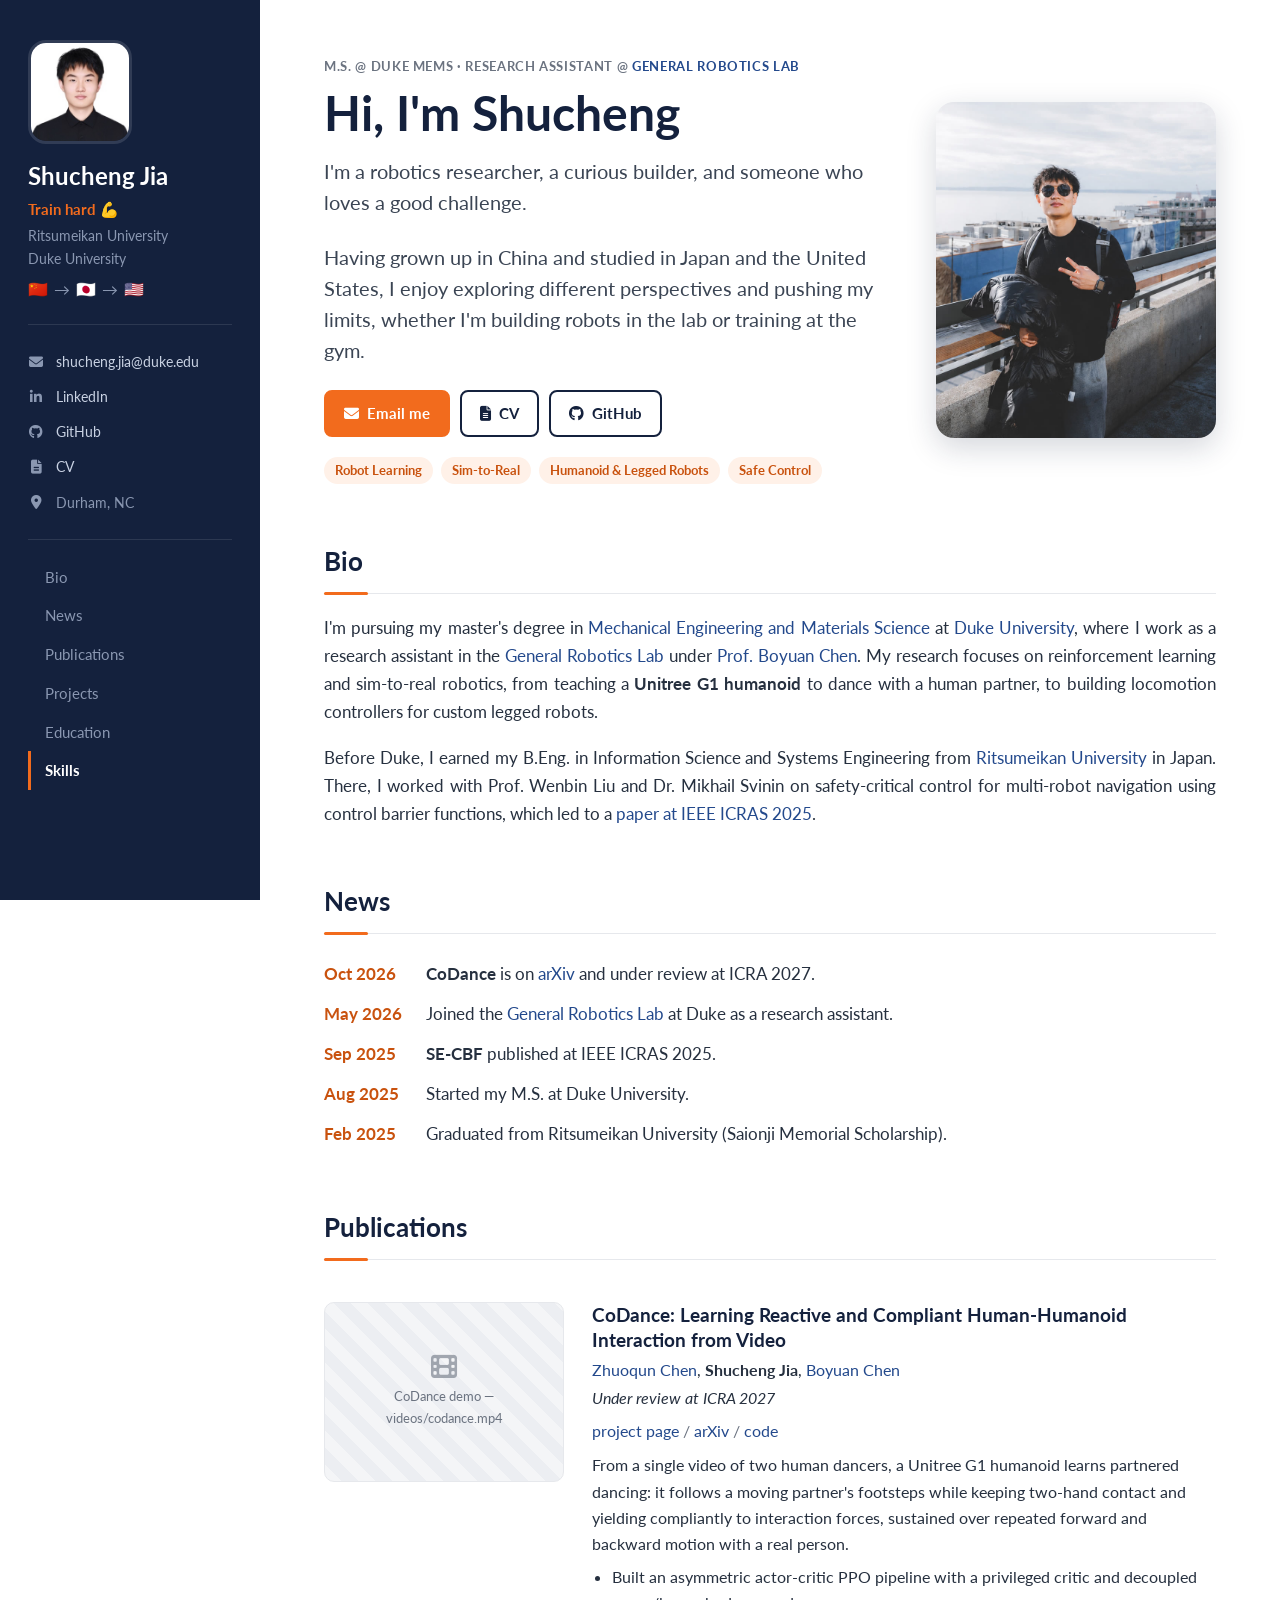
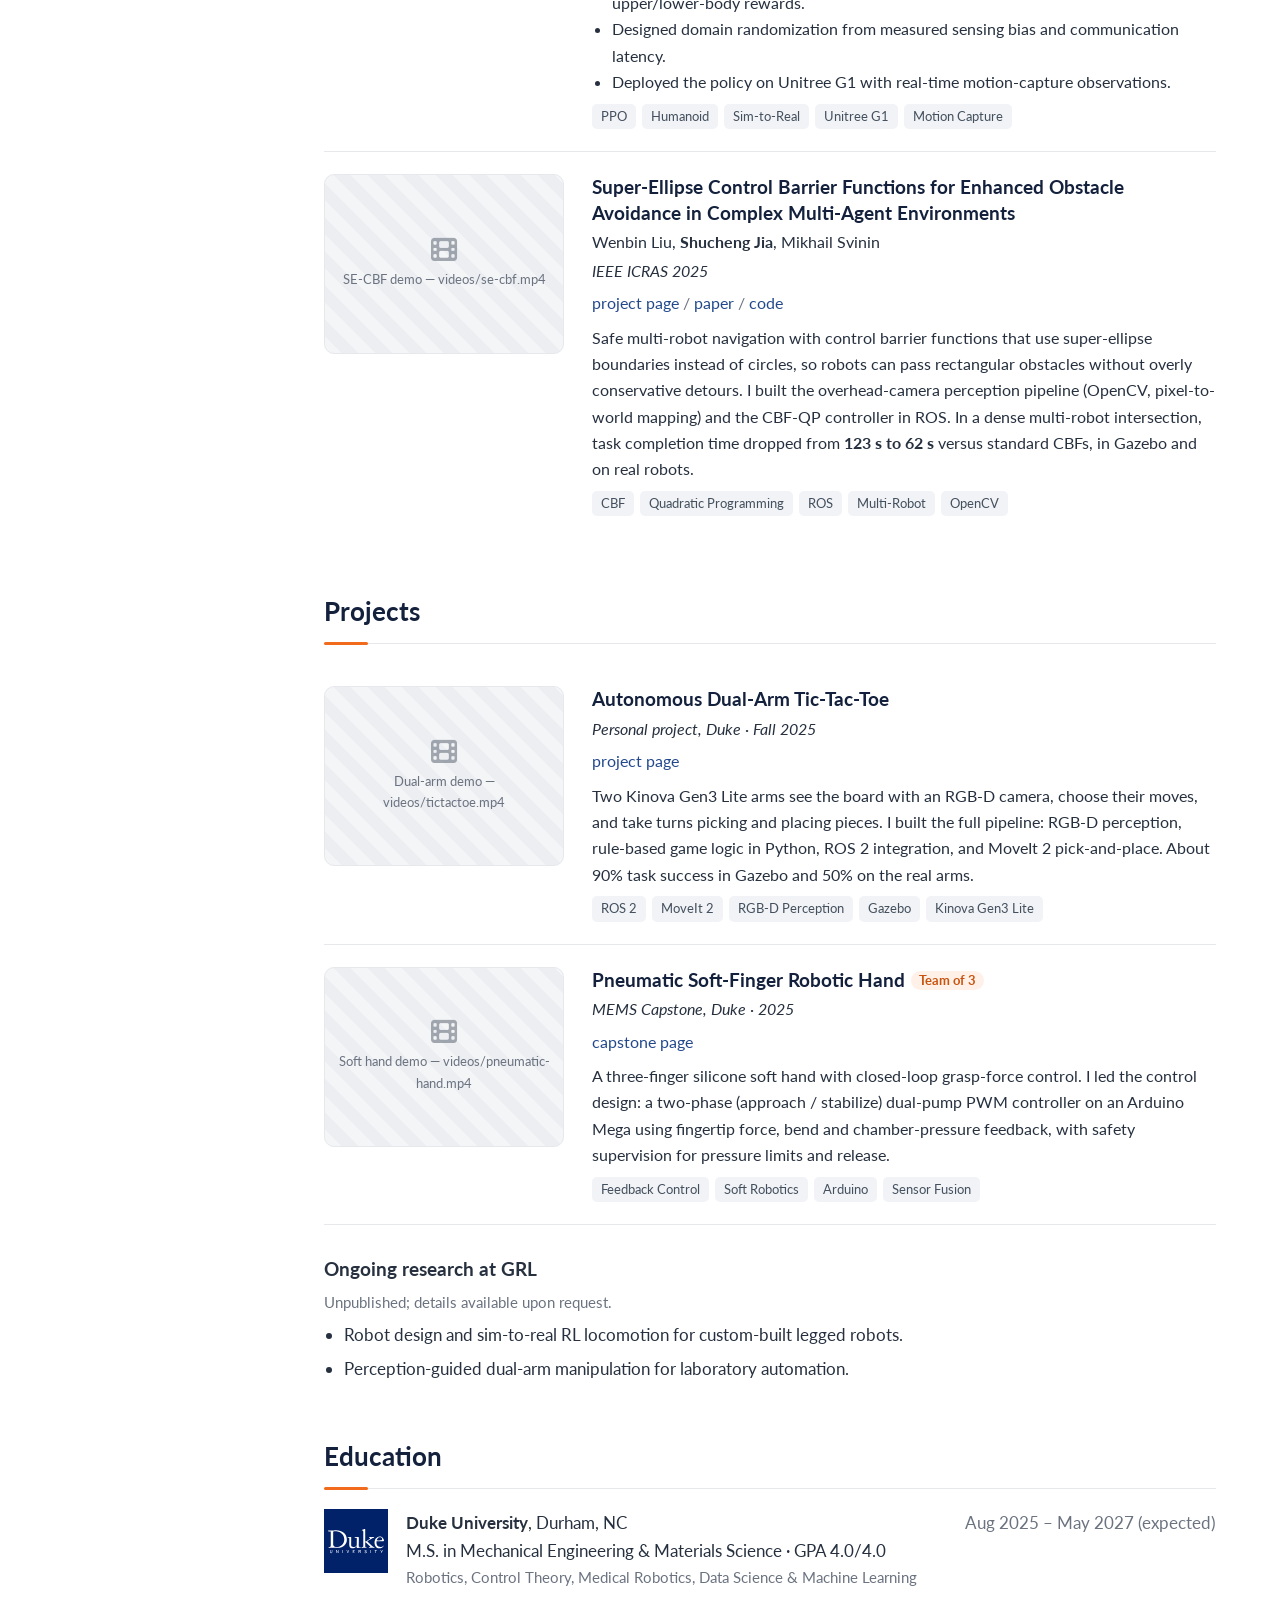
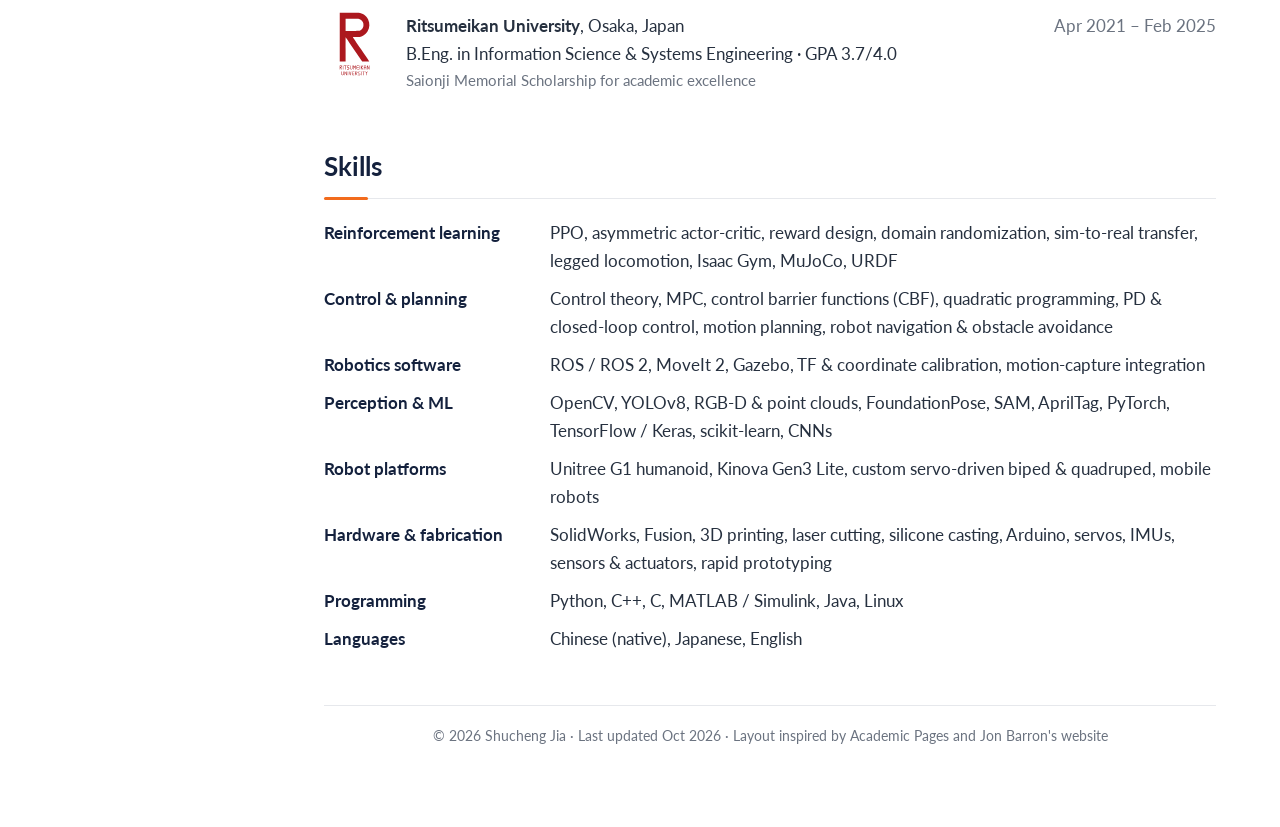
<file: index.html>
<!DOCTYPE html>
<html lang="en">
<head>
  <meta charset="utf-8">
  <meta name="viewport" content="width=device-width, initial-scale=1">
  <title>Shucheng Jia</title>
  <meta name="description" content="Shucheng Jia — M.S. student at Duke University working on robot learning, reinforcement learning and sim-to-real deployment.">
  <meta property="og:title" content="Shucheng Jia">
  <meta property="og:description" content="Robot learning · Reinforcement learning · Sim-to-real">
  <meta property="og:image" content="images/profile.png">
  <link rel="icon" href="images/favicon.png">
  <link rel="preconnect" href="https://fonts.googleapis.com">
  <link rel="preconnect" href="https://fonts.gstatic.com" crossorigin>
  <link href="https://fonts.googleapis.com/css2?family=Lato:ital,wght@0,400;0,700;1,400;1,700&display=swap" rel="stylesheet">
  <link rel="stylesheet" href="https://cdnjs.cloudflare.com/ajax/libs/font-awesome/6.5.1/css/all.min.css">
  <link rel="stylesheet" href="css/style.css">
</head>
<body>
<div class="layout">

  <!-- ================= Sidebar (fixed, dark) ================= -->
  <aside class="sidebar">
    <img class="avatar" src="images/profile.png" alt="Shucheng Jia">
    <p class="name">Shucheng Jia</p>
    <p class="tagline">Train hard 💪</p>
    <p class="affil">Ritsumeikan University<br>Duke University</p>
    <p class="journey" aria-label="China, Japan, United States">🇨🇳 → 🇯🇵 → 🇺🇸</p>

    <ul class="contact">
      <li><a href="mailto:shucheng.jia@duke.edu"><i class="fa-solid fa-envelope"></i><span>shucheng.jia@duke.edu</span></a></li>
      <li><a href="https://www.linkedin.com/in/shucheng-jia-72619a384/" target="_blank" rel="noopener"><i class="fa-brands fa-linkedin-in"></i><span>LinkedIn</span></a></li>
      <li><a href="https://github.com/FlashJIA" target="_blank" rel="noopener"><i class="fa-brands fa-github"></i><span>GitHub</span></a></li>
      <li><a href="files/Shucheng_Jia_CV.pdf" target="_blank" rel="noopener"><i class="fa-solid fa-file-lines"></i><span>CV</span></a></li>
      <li class="loc"><i class="fa-solid fa-location-dot"></i><span>Durham, NC</span></li>
    </ul>

    <nav>
      <ul class="quick-links">
        <li><a href="#bio">Bio</a></li>
        <li><a href="#news">News</a></li>
        <li><a href="#publications">Publications</a></li>
        <li><a href="#projects">Projects</a></li>
        <li><a href="#education">Education</a></li>
        <li><a href="#skills">Skills</a></li>
      </ul>
    </nav>
  </aside>

  <!-- ================= Main ================= -->
  <main class="main">

    <header class="hero">
      <div class="hero-text">
        <p class="eyebrow">M.S. @ Duke MEMS · Research Assistant @ <a href="http://generalroboticslab.com/" target="_blank" rel="noopener">General Robotics Lab</a></p>
        <h1>Hi, I'm Shucheng</h1>
        <p class="lead">I'm a robotics researcher, a curious builder, and someone who loves a good challenge.</p>
        <p class="lead">Having grown up in China and studied in Japan and the United States, I enjoy exploring different perspectives and pushing my limits, whether I'm building robots in the lab or training at the gym.</p>
        <div class="cta">
          <a class="btn-primary" href="mailto:shucheng.jia@duke.edu"><i class="fa-solid fa-envelope"></i> Email me</a>
          <a class="btn-outline" href="files/Shucheng_Jia_CV.pdf" target="_blank" rel="noopener"><i class="fa-solid fa-file-lines"></i> CV</a>
          <a class="btn-outline" href="https://github.com/FlashJIA" target="_blank" rel="noopener"><i class="fa-brands fa-github"></i> GitHub</a>
        </div>
        <ul class="chips"><li>Robot Learning</li><li>Sim-to-Real</li><li>Humanoid &amp; Legged Robots</li><li>Safe Control</li></ul>
      </div>
      <div class="hero-photo">
        <div class="media-box" data-img="images/hero.jpg" data-label="Your photo"></div>
      </div>
    </header>

    <!-- ---------- Bio ---------- -->
    <section id="bio" class="bio">
      <h2>Bio</h2>
      <p>
        I'm pursuing my master's degree in <a href="https://mems.duke.edu/" target="_blank" rel="noopener">Mechanical Engineering and Materials Science</a>
        at <a href="https://duke.edu/" target="_blank" rel="noopener">Duke University</a>, where I work as a research assistant in the
        <a href="http://generalroboticslab.com/" target="_blank" rel="noopener">General Robotics Lab</a> under
        <a href="http://boyuanchen.com/" target="_blank" rel="noopener">Prof. Boyuan Chen</a>.
        My research focuses on reinforcement learning and sim-to-real robotics, from teaching a <b>Unitree G1 humanoid</b> to dance with a human partner,
        to building locomotion controllers for custom legged robots.
      </p>
      <p>
        Before Duke, I earned my B.Eng. in Information Science and Systems Engineering from
        <a href="https://en.ritsumei.ac.jp/" target="_blank" rel="noopener">Ritsumeikan University</a> in Japan.
        There, I worked with Prof. Wenbin Liu and Dr. Mikhail Svinin on safety-critical control for multi-robot navigation using control barrier functions,
        which led to a <a href="projects/se-cbf.html">paper at IEEE ICRAS 2025</a>.
      </p>
    </section>

    <!-- ---------- News ---------- -->
    <section id="news">
      <h2>News</h2>
      <ul class="news">
        <li><span class="date">Oct 2026</span><span><b>CoDance</b> is on <a href="https://arxiv.org/abs/2610.05324" target="_blank" rel="noopener">arXiv</a> and under review at ICRA 2027.</span></li>
        <li><span class="date">May 2026</span><span>Joined the <a href="http://generalroboticslab.com/" target="_blank" rel="noopener">General Robotics Lab</a> at Duke as a research assistant.</span></li>
        <li><span class="date">Sep 2025</span><span><b>SE-CBF</b> published at IEEE ICRAS 2025.</span></li>
        <li><span class="date">Aug 2025</span><span>Started my M.S. at Duke University.</span></li>
        <li><span class="date">Feb 2025</span><span>Graduated from Ritsumeikan University (Saionji Memorial Scholarship).</span></li>
      </ul>
    </section>

    <!-- ---------- Publications ---------- -->
    <section id="publications">
      <h2>Publications</h2>

      <div class="item">
        <div class="media">
          <div class="media-box" data-video="videos/codance.mp4" data-poster="images/codance.jpg" data-label="CoDance demo"></div>
        </div>
        <div class="body">
          <p class="title"><a href="https://generalroboticslab.com/CoDance" target="_blank" rel="noopener">CoDance: Learning Reactive and Compliant Human-Humanoid Interaction from Video</a></p>
          <p class="authors"><a href="https://zhuoqun-chen.github.io/" target="_blank" rel="noopener">Zhuoqun Chen</a>, <b>Shucheng Jia</b>, <a href="http://boyuanchen.com/" target="_blank" rel="noopener">Boyuan Chen</a></p>
          <p class="venue">Under review at ICRA 2027</p>
          <p class="links">
            <a href="https://generalroboticslab.com/CoDance" target="_blank" rel="noopener">project page</a>
            <a href="https://arxiv.org/abs/2610.05324" target="_blank" rel="noopener">arXiv</a>
            <a href="https://github.com/generalroboticslab/codance" target="_blank" rel="noopener">code</a>
          </p>
          <div class="desc">
            From a single video of two human dancers, a Unitree G1 humanoid learns partnered dancing: it follows a moving partner's footsteps
            while keeping two-hand contact and yielding compliantly to interaction forces, sustained over repeated forward and backward motion with a real person.
            <ul>
              <li>Built an asymmetric actor-critic PPO pipeline with a privileged critic and decoupled upper/lower-body rewards.</li>
              <li>Designed domain randomization from measured sensing bias and communication latency.</li>
              <li>Deployed the policy on Unitree G1 with real-time motion-capture observations.</li>
            </ul>
          </div>
          <ul class="tags"><li>PPO</li><li>Humanoid</li><li>Sim-to-Real</li><li>Unitree G1</li><li>Motion Capture</li></ul>
        </div>
      </div>

      <div class="item">
        <div class="media">
          <div class="media-box" data-video="videos/se-cbf.mp4" data-poster="images/se-cbf.jpg" data-label="SE-CBF demo"></div>
        </div>
        <div class="body">
          <p class="title"><a href="projects/se-cbf.html">Super-Ellipse Control Barrier Functions for Enhanced Obstacle Avoidance in Complex Multi-Agent Environments</a></p>
          <p class="authors">Wenbin Liu, <b>Shucheng Jia</b>, Mikhail Svinin</p>
          <p class="venue">IEEE ICRAS 2025</p>
          <p class="links">
            <a href="projects/se-cbf.html">project page</a>
            <a href="https://ieeexplore.ieee.org/document/11108843" target="_blank" rel="noopener">paper</a>
            <a href="https://github.com/FlashJIA/Super-ellipse-CBF" target="_blank" rel="noopener">code</a>
          </p>
          <div class="desc">
            Safe multi-robot navigation with control barrier functions that use super-ellipse boundaries instead of circles, so robots can pass rectangular obstacles without overly conservative detours.
            I built the overhead-camera perception pipeline (OpenCV, pixel-to-world mapping) and the CBF-QP controller in ROS.
            In a dense multi-robot intersection, task completion time dropped from <b>123 s to 62 s</b> versus standard CBFs, in Gazebo and on real robots.
          </div>
          <ul class="tags"><li>CBF</li><li>Quadratic Programming</li><li>ROS</li><li>Multi-Robot</li><li>OpenCV</li></ul>
        </div>
      </div>
    </section>

    <!-- ---------- Projects ---------- -->
    <section id="projects">
      <h2>Projects</h2>

      <div class="item">
        <div class="media">
          <div class="media-box" data-video="videos/tictactoe.mp4" data-poster="images/tictactoe.jpg" data-label="Dual-arm demo"></div>
        </div>
        <div class="body">
          <p class="title"><a href="projects/dual-arm-tictactoe.html">Autonomous Dual-Arm Tic-Tac-Toe</a></p>
          <p class="venue">Personal project, Duke · Fall 2025</p>
          <p class="links"><a href="projects/dual-arm-tictactoe.html">project page</a></p>
          <div class="desc">
            Two Kinova Gen3 Lite arms see the board with an RGB-D camera, choose their moves, and take turns picking and placing pieces.
            I built the full pipeline: RGB-D perception, rule-based game logic in Python, ROS 2 integration, and MoveIt 2 pick-and-place.
            About 90% task success in Gazebo and 50% on the real arms.
          </div>
          <ul class="tags"><li>ROS 2</li><li>MoveIt 2</li><li>RGB-D Perception</li><li>Gazebo</li><li>Kinova Gen3 Lite</li></ul>
        </div>
      </div>

      <div class="item">
        <div class="media">
          <div class="media-box" data-video="videos/pneumatic-hand.mp4" data-poster="images/pneumatic-hand.jpg" data-label="Soft hand demo"></div>
        </div>
        <div class="body">
          <p class="title"><a href="https://sites.duke.edu/memscapstone/2025-a-pneumatic-finger-robotic-hand/" target="_blank" rel="noopener">Pneumatic Soft-Finger Robotic Hand</a><span class="badge">Team of 3</span></p>
          <p class="venue">MEMS Capstone, Duke · 2025</p>
          <p class="links"><a href="https://sites.duke.edu/memscapstone/2025-a-pneumatic-finger-robotic-hand/" target="_blank" rel="noopener">capstone page</a></p>
          <div class="desc">
            A three-finger silicone soft hand with closed-loop grasp-force control. I led the control design:
            a two-phase (approach / stabilize) dual-pump PWM controller on an Arduino Mega using fingertip force, bend and chamber-pressure feedback,
            with safety supervision for pressure limits and release.
          </div>
          <ul class="tags"><li>Feedback Control</li><li>Soft Robotics</li><li>Arduino</li><li>Sensor Fusion</li></ul>
        </div>
      </div>

      <h3 style="margin:28px 0 6px;font-size:19px;">Ongoing research at GRL</h3>
      <p style="margin:0 0 6px;color:var(--text-muted);font-size:15px;">Unpublished; details available upon request.</p>
      <ul class="compact">
        <li>Robot design and sim-to-real RL locomotion for custom-built legged robots.</li>
        <li>Perception-guided dual-arm manipulation for laboratory automation.</li>
      </ul>
    </section>

    <!-- ---------- Education ---------- -->
    <section id="education">
      <h2>Education</h2>
      <div class="edu-row">
        <img class="edu-logo" src="images/logos/duke.svg" alt="Duke University logo">
        <div class="edu-info">
          <p><b>Duke University</b>, Durham, NC</p>
          <p>M.S. in Mechanical Engineering &amp; Materials Science · GPA 4.0/4.0</p>
          <p style="color:var(--text-muted);font-size:15px;">Robotics, Control Theory, Medical Robotics, Data Science &amp; Machine Learning</p>
        </div>
        <span class="when">Aug 2025 – May 2027 (expected)</span>
      </div>
      <div class="edu-row">
        <img class="edu-logo" src="images/logos/ritsumeikan.svg" alt="Ritsumeikan University logo">
        <div class="edu-info">
          <p><b>Ritsumeikan University</b>, Osaka, Japan</p>
          <p>B.Eng. in Information Science &amp; Systems Engineering · GPA 3.7/4.0</p>
          <p style="color:var(--text-muted);font-size:15px;">Saionji Memorial Scholarship for academic excellence</p>
        </div>
        <span class="when">Apr 2021 – Feb 2025</span>
      </div>
    </section>

    <!-- ---------- Skills ---------- -->
    <section id="skills" class="skills">
      <h2>Skills</h2>
      <dl>
        <dt>Reinforcement learning</dt>
        <dd>PPO, asymmetric actor-critic, reward design, domain randomization, sim-to-real transfer, legged locomotion, Isaac Gym, MuJoCo, URDF</dd>
        <dt>Control &amp; planning</dt>
        <dd>Control theory, MPC, control barrier functions (CBF), quadratic programming, PD &amp; closed-loop control, motion planning, robot navigation &amp; obstacle avoidance</dd>
        <dt>Robotics software</dt>
        <dd>ROS / ROS 2, MoveIt 2, Gazebo, TF &amp; coordinate calibration, motion-capture integration</dd>
        <dt>Perception &amp; ML</dt>
        <dd>OpenCV, YOLOv8, RGB-D &amp; point clouds, FoundationPose, SAM, AprilTag, PyTorch, TensorFlow / Keras, scikit-learn, CNNs</dd>
        <dt>Robot platforms</dt>
        <dd>Unitree G1 humanoid, Kinova Gen3 Lite, custom servo-driven biped &amp; quadruped, mobile robots</dd>
        <dt>Hardware &amp; fabrication</dt>
        <dd>SolidWorks, Fusion, 3D printing, laser cutting, silicone casting, Arduino, servos, IMUs, sensors &amp; actuators, rapid prototyping</dd>
        <dt>Programming</dt>
        <dd>Python, C++, C, MATLAB / Simulink, Java, Linux</dd>
        <dt>Languages</dt>
        <dd>Chinese (native), Japanese, English</dd>
      </dl>
    </section>

    <footer>
      © 2026 Shucheng Jia · Last updated Oct 2026 · Layout inspired by Academic Pages and Jon Barron's website
    </footer>
  </main>
</div>
<script src="js/main.js"></script>
</body>
</html>
</file>
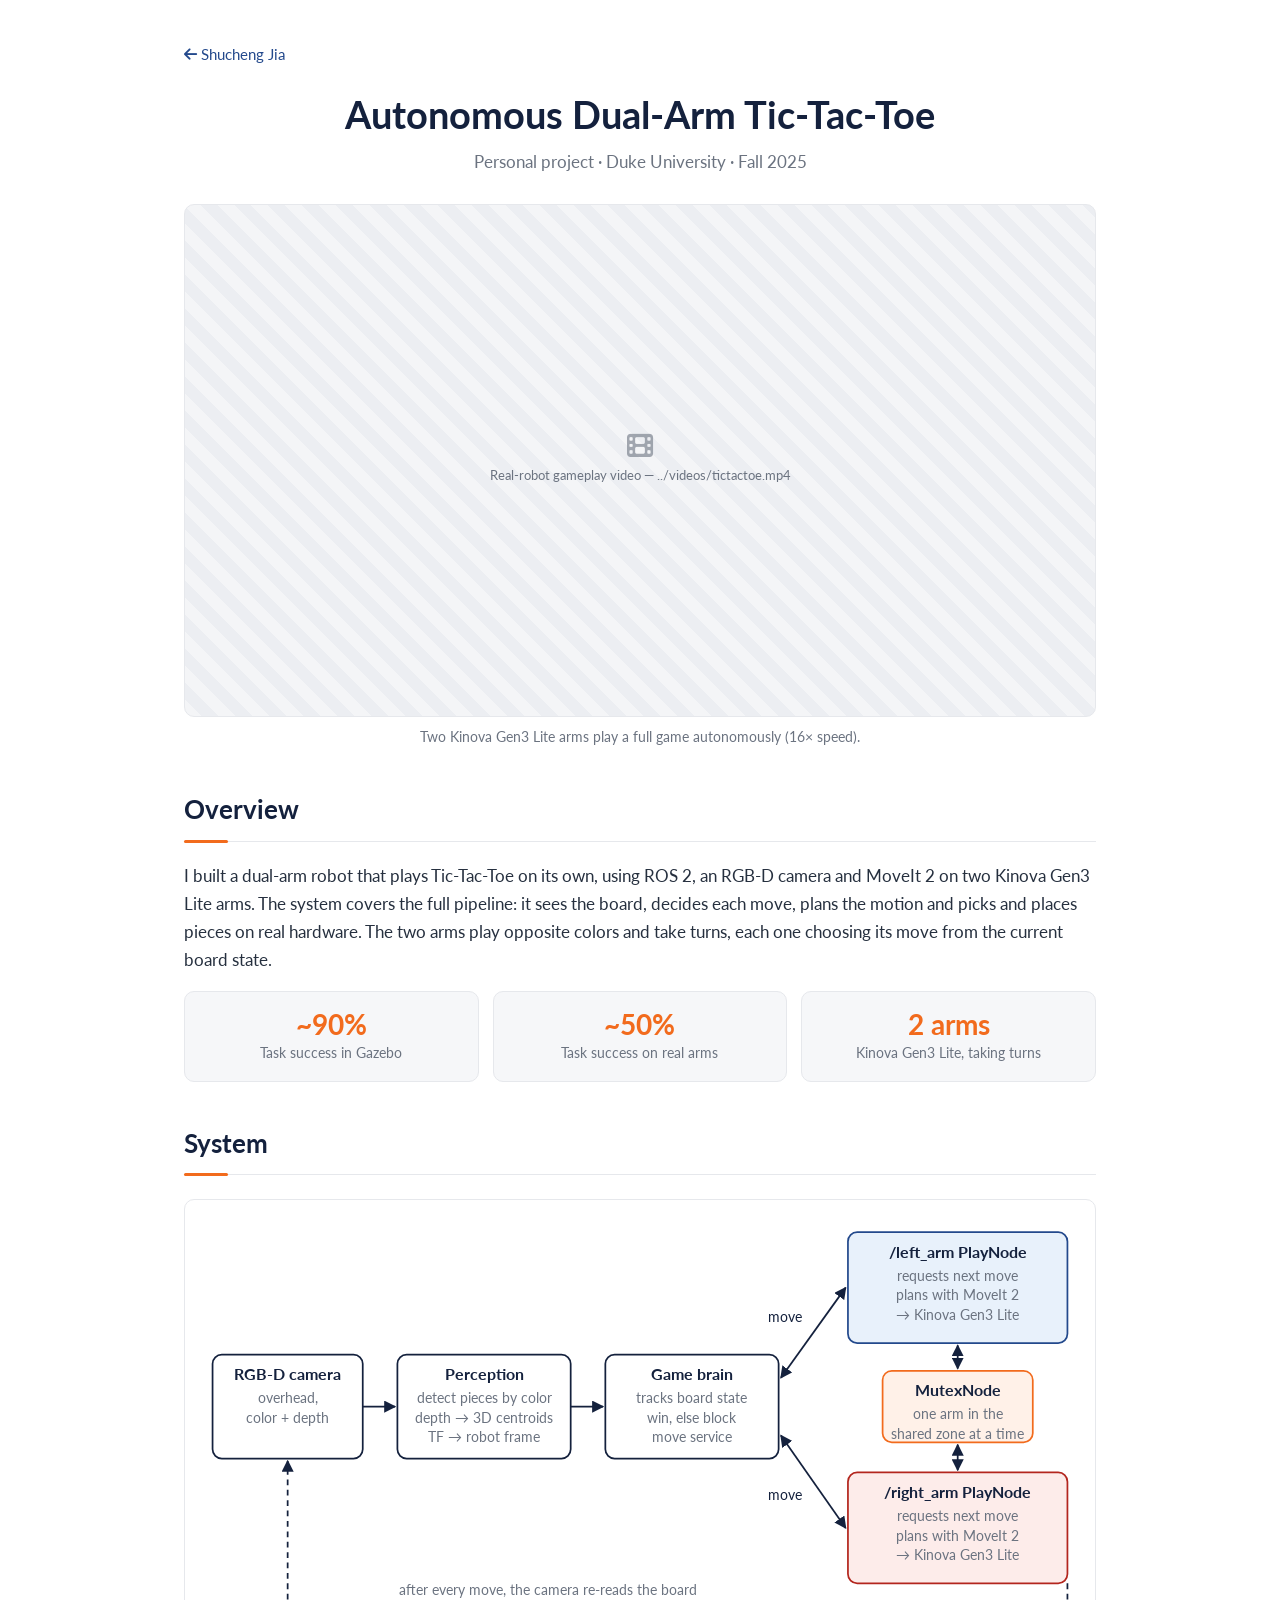
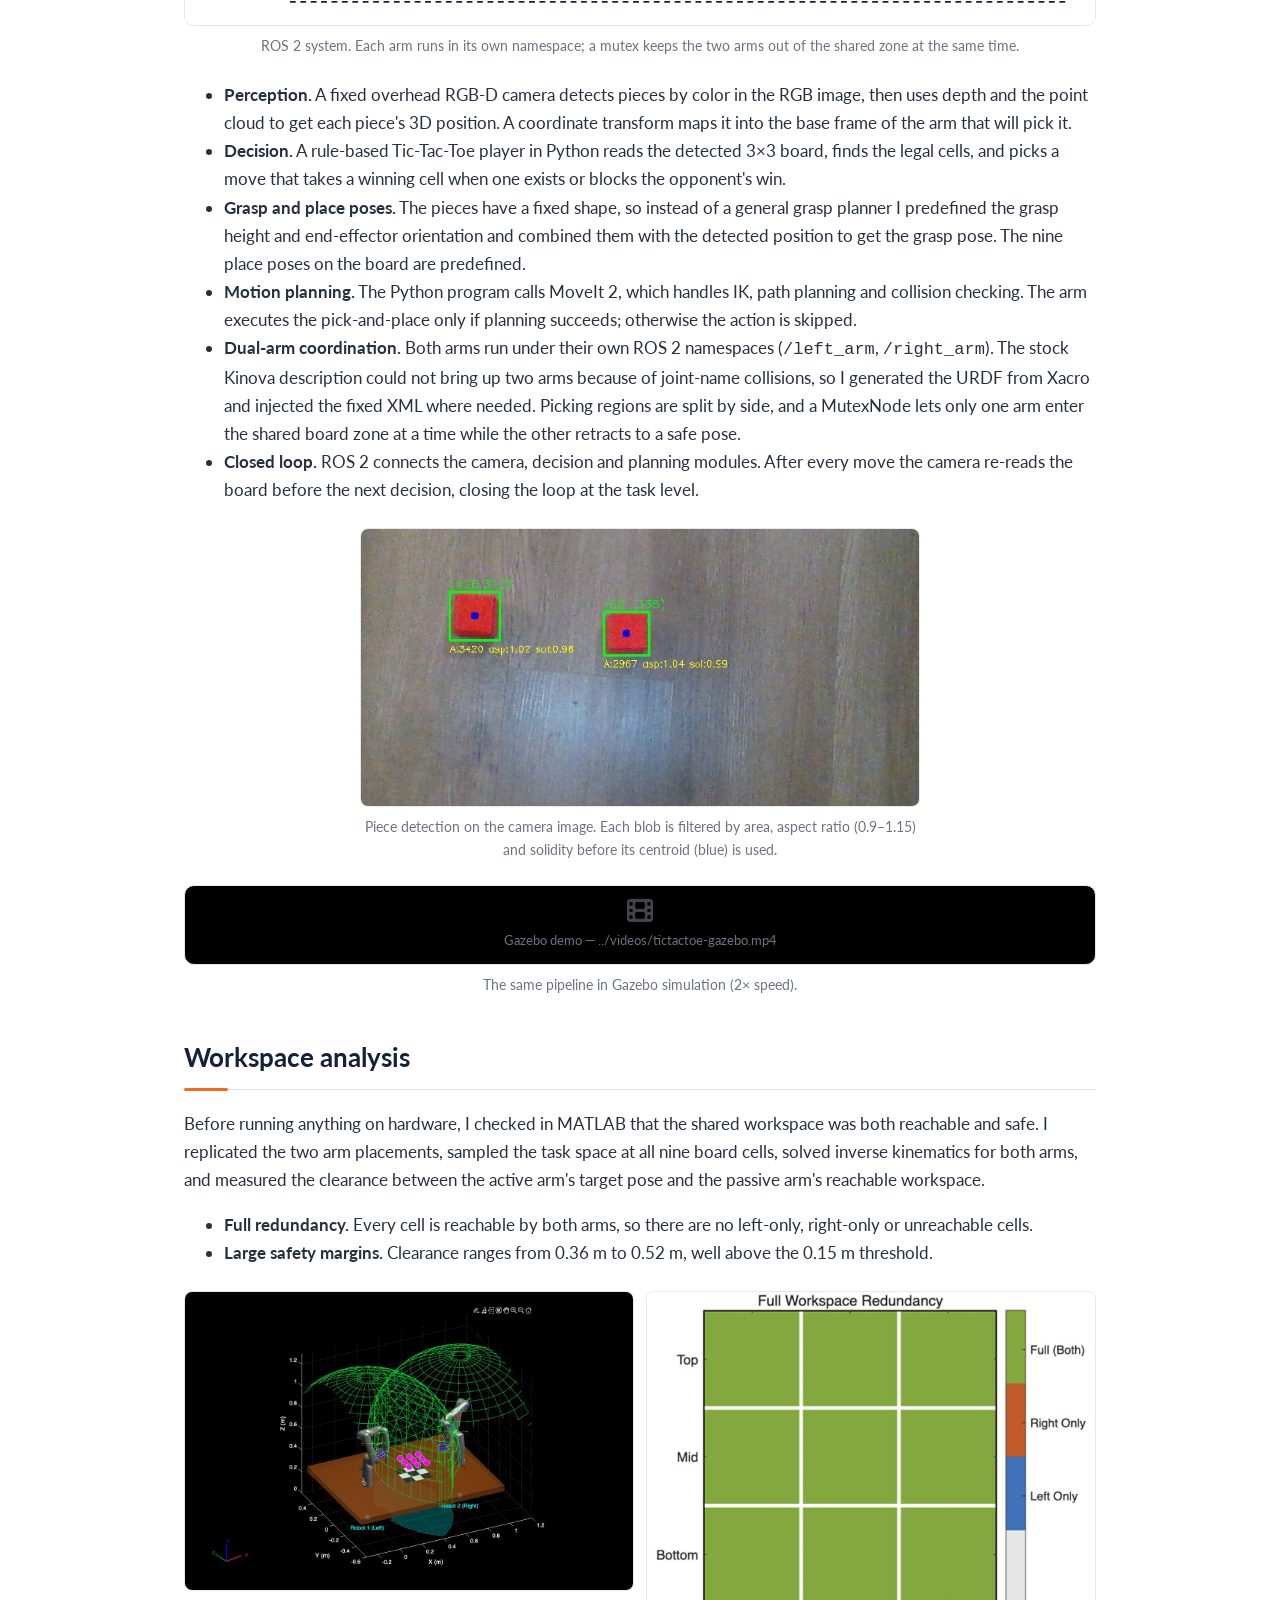
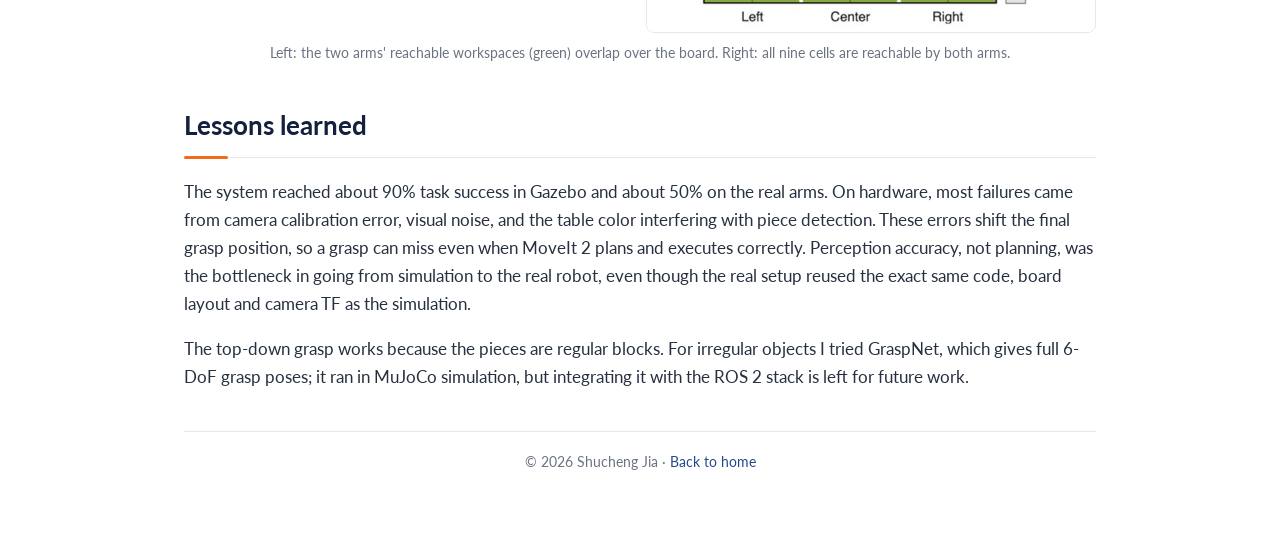
<file: projects/dual-arm-tictactoe.html>
<!DOCTYPE html>
<html lang="en">
<head>
  <meta charset="utf-8">
  <meta name="viewport" content="width=device-width, initial-scale=1">
  <title>Dual-Arm Tic-Tac-Toe · Shucheng Jia</title>
  <meta name="description" content="An autonomous dual-arm robot that plays Tic-Tac-Toe, built with ROS 2, RGB-D perception and MoveIt 2.">
  <link rel="icon" href="../images/favicon.png">
  <link rel="preconnect" href="https://fonts.googleapis.com">
  <link rel="preconnect" href="https://fonts.gstatic.com" crossorigin>
  <link href="https://fonts.googleapis.com/css2?family=Lato:ital,wght@0,400;0,700;1,400;1,700&display=swap" rel="stylesheet">
  <link rel="stylesheet" href="https://cdnjs.cloudflare.com/ajax/libs/font-awesome/6.5.1/css/all.min.css">
  <link rel="stylesheet" href="../css/style.css">
</head>
<body>
<div class="project-page">
  <a class="back-link" href="../index.html"><i class="fa-solid fa-arrow-left"></i> Shucheng Jia</a>

  <header class="project-header">
    <h1>Autonomous Dual-Arm Tic-Tac-Toe</h1>
    <p class="subtitle">Personal project · Duke University · Fall 2025</p>
  </header>

  <div class="hero-media">
    <div class="media-box" data-video="../videos/tictactoe.mp4" data-poster="../images/tictactoe.jpg" data-label="Real-robot gameplay video" data-autoplay></div>
    <p class="caption">Two Kinova Gen3 Lite arms play a full game autonomously (16× speed).</p>
  </div>

  <h2>Overview</h2>
  <p>
    I built a dual-arm robot that plays Tic-Tac-Toe on its own, using ROS 2, an RGB-D camera and MoveIt 2 on two Kinova Gen3 Lite arms.
    The system covers the full pipeline: it sees the board, decides each move, plans the motion and picks and places pieces on real hardware.
    The two arms play opposite colors and take turns, each one choosing its move from the current board state.
  </p>

  <div class="stat-row">
    <div class="stat"><div class="num">~90%</div><div class="lbl">Task success in Gazebo</div></div>
    <div class="stat"><div class="num">~50%</div><div class="lbl">Task success on real arms</div></div>
    <div class="stat"><div class="num">2 arms</div><div class="lbl">Kinova Gen3 Lite, taking turns</div></div>
  </div>

  <h2>System</h2>
  <figure class="figure">
    <div class="diagram"><svg viewBox="0 0 760 340" role="img" aria-labelledby="ttt-t"><title id="ttt-t">Dual-arm Tic-Tac-Toe ROS 2 system</title><defs><marker id="arT" viewBox="0 0 10 10" refX="9" refY="5" markerWidth="7" markerHeight="7" orient="auto-start-reverse"><path d="M0,0 L10,5 L0,10 z" fill="#14213d"/></marker></defs><rect x="10" y="120" width="130" height="90" rx="8" fill="#ffffff" stroke="#14213d" stroke-width="1.5"/><text x="75.0" y="142" text-anchor="middle" font-size="14" font-weight="700" fill="#14213d">RGB-D camera</text><text x="75.0" y="162" text-anchor="middle" font-size="12" fill="#6b7380">overhead,</text><text x="75.0" y="179" text-anchor="middle" font-size="12" fill="#6b7380">color + depth</text><rect x="170" y="120" width="150" height="90" rx="8" fill="#ffffff" stroke="#14213d" stroke-width="1.5"/><text x="245.0" y="142" text-anchor="middle" font-size="14" font-weight="700" fill="#14213d">Perception</text><text x="245.0" y="162" text-anchor="middle" font-size="12" fill="#6b7380">detect pieces by color</text><text x="245.0" y="179" text-anchor="middle" font-size="12" fill="#6b7380">depth → 3D centroids</text><text x="245.0" y="196" text-anchor="middle" font-size="12" fill="#6b7380">TF → robot frame</text><rect x="350" y="120" width="150" height="90" rx="8" fill="#ffffff" stroke="#14213d" stroke-width="1.5"/><text x="425.0" y="142" text-anchor="middle" font-size="14" font-weight="700" fill="#14213d">Game brain</text><text x="425.0" y="162" text-anchor="middle" font-size="12" fill="#6b7380">tracks board state</text><text x="425.0" y="179" text-anchor="middle" font-size="12" fill="#6b7380">win, else block</text><text x="425.0" y="196" text-anchor="middle" font-size="12" fill="#6b7380">move service</text><rect x="560" y="14" width="190" height="96" rx="8" fill="#e8f1fb" stroke="#23498c" stroke-width="1.5"/><text x="655.0" y="36" text-anchor="middle" font-size="14" font-weight="700" fill="#14213d">/left_arm  PlayNode</text><text x="655.0" y="56" text-anchor="middle" font-size="12" fill="#6b7380">requests next move</text><text x="655.0" y="73" text-anchor="middle" font-size="12" fill="#6b7380">plans with MoveIt 2</text><text x="655.0" y="90" text-anchor="middle" font-size="12" fill="#6b7380">→ Kinova Gen3 Lite</text><rect x="560" y="222" width="190" height="96" rx="8" fill="#fdecea" stroke="#b3261e" stroke-width="1.5"/><text x="655.0" y="244" text-anchor="middle" font-size="14" font-weight="700" fill="#14213d">/right_arm  PlayNode</text><text x="655.0" y="264" text-anchor="middle" font-size="12" fill="#6b7380">requests next move</text><text x="655.0" y="281" text-anchor="middle" font-size="12" fill="#6b7380">plans with MoveIt 2</text><text x="655.0" y="298" text-anchor="middle" font-size="12" fill="#6b7380">→ Kinova Gen3 Lite</text><rect x="590" y="134" width="130" height="62" rx="8" fill="#fff1e8" stroke="#f26b1d" stroke-width="1.5"/><text x="655.0" y="156" text-anchor="middle" font-size="14" font-weight="700" fill="#14213d">MutexNode</text><text x="655.0" y="176" text-anchor="middle" font-size="12" fill="#6b7380">one arm in the</text><text x="655.0" y="193" text-anchor="middle" font-size="12" fill="#6b7380">shared zone at a time</text><line x1="140" y1="165" x2="168" y2="165" stroke="#14213d" stroke-width="1.5" marker-end="url(#arT)"/><line x1="320" y1="165" x2="348" y2="165" stroke="#14213d" stroke-width="1.5" marker-end="url(#arT)"/><line x1="558" y1="62" x2="502" y2="140" stroke="#14213d" stroke-width="1.5" marker-end="url(#arT)" marker-start="url(#arT)"/><text x="520" y="92" text-anchor="end" font-size="12" fill="#14213d">move</text><line x1="558" y1="270" x2="502" y2="190" stroke="#14213d" stroke-width="1.5" marker-end="url(#arT)" marker-start="url(#arT)"/><text x="520" y="246" text-anchor="end" font-size="12" fill="#14213d">move</text><line x1="655" y1="112" x2="655" y2="132" stroke="#14213d" stroke-width="1.5" marker-end="url(#arT)" marker-start="url(#arT)"/><line x1="655" y1="220" x2="655" y2="198" stroke="#14213d" stroke-width="1.5" marker-end="url(#arT)" marker-start="url(#arT)"/><path d="M750,318 L750,334 L75,334 L75,212" fill="none" stroke="#14213d" stroke-width="1.5" stroke-dasharray="5 4" marker-end="url(#arT)"/><text x="300" y="328" text-anchor="middle" font-size="12" fill="#6b7380">after every move, the camera re-reads the board</text></svg></div>
    <figcaption class="caption">ROS 2 system. Each arm runs in its own namespace; a mutex keeps the two arms out of the shared zone at the same time.</figcaption>
  </figure>

  <ul>
    <li><b>Perception.</b> A fixed overhead RGB-D camera detects pieces by color in the RGB image, then uses depth and the point cloud
      to get each piece's 3D position. A coordinate transform maps it into the base frame of the arm that will pick it.</li>
    <li><b>Decision.</b> A rule-based Tic-Tac-Toe player in Python reads the detected 3×3 board, finds the legal cells,
      and picks a move that takes a winning cell when one exists or blocks the opponent's win.</li>
    <li><b>Grasp and place poses.</b> The pieces have a fixed shape, so instead of a general grasp planner I predefined the grasp height
      and end-effector orientation and combined them with the detected position to get the grasp pose. The nine place poses on the board are predefined.</li>
    <li><b>Motion planning.</b> The Python program calls MoveIt 2, which handles IK, path planning and collision checking.
      The arm executes the pick-and-place only if planning succeeds; otherwise the action is skipped.</li>
    <li><b>Dual-arm coordination.</b> Both arms run under their own ROS 2 namespaces (<code>/left_arm</code>, <code>/right_arm</code>).
      The stock Kinova description could not bring up two arms because of joint-name collisions, so I generated the URDF from Xacro and injected
      the fixed XML where needed. Picking regions are split by side, and a MutexNode lets only one arm enter the shared board zone at a time
      while the other retracts to a safe pose.</li>
    <li><b>Closed loop.</b> ROS 2 connects the camera, decision and planning modules. After every move the camera re-reads the board
      before the next decision, closing the loop at the task level.</li>
  </ul>

  <figure class="figure media-narrow" style="max-width:560px">
    <img src="../images/tictactoe/detection.jpg" alt="Camera view with two red pieces detected and their centroids marked" loading="lazy">
    <figcaption class="caption">Piece detection on the camera image. Each blob is filtered by area, aspect ratio (0.9–1.15) and solidity before its centroid (blue) is used.</figcaption>
  </figure>

  <div class="media-box natural" data-video="../videos/tictactoe-gazebo.mp4" data-label="Gazebo demo" data-autoplay></div>
  <p class="caption">The same pipeline in Gazebo simulation (2× speed).</p>

  <h2>Workspace analysis</h2>
  <p>
    Before running anything on hardware, I checked in MATLAB that the shared workspace was both reachable and safe. I replicated the two arm
    placements, sampled the task space at all nine board cells, solved inverse kinematics for both arms, and measured the clearance between
    the active arm's target pose and the passive arm's reachable workspace.
  </p>
  <ul>
    <li><b>Full redundancy.</b> Every cell is reachable by both arms, so there are no left-only, right-only or unreachable cells.</li>
    <li><b>Large safety margins.</b> Clearance ranges from 0.36 m to 0.52 m, well above the 0.15 m threshold.</li>
  </ul>
  <figure class="figure">
    <div class="plot-grid two">
      <img src="../images/tictactoe/workspace-3d.jpg" alt="3D plot of both arms' reachable workspaces over the board" loading="lazy">
      <img src="../images/tictactoe/workspace-redundancy.png" alt="Grid showing all nine cells reachable by both arms" loading="lazy">
    </div>
    <figcaption class="caption">Left: the two arms' reachable workspaces (green) overlap over the board. Right: all nine cells are reachable by both arms.</figcaption>
  </figure>


  <h2>Lessons learned</h2>
  <p>
    The system reached about 90% task success in Gazebo and about 50% on the real arms. On hardware, most failures came from
    camera calibration error, visual noise, and the table color interfering with piece detection. These errors shift the final grasp position,
    so a grasp can miss even when MoveIt 2 plans and executes correctly. Perception accuracy, not planning, was the bottleneck in going from simulation to the real robot,
    even though the real setup reused the exact same code, board layout and camera TF as the simulation.
  </p>
  <p>
    The top-down grasp works because the pieces are regular blocks. For irregular objects I tried GraspNet, which gives full 6-DoF grasp poses;
    it ran in MuJoCo simulation, but integrating it with the ROS 2 stack is left for future work.
  </p>

  <footer>© 2026 Shucheng Jia · <a href="../index.html">Back to home</a></footer>
</div>
<script src="../js/main.js"></script>
</body>
</html>
</file>
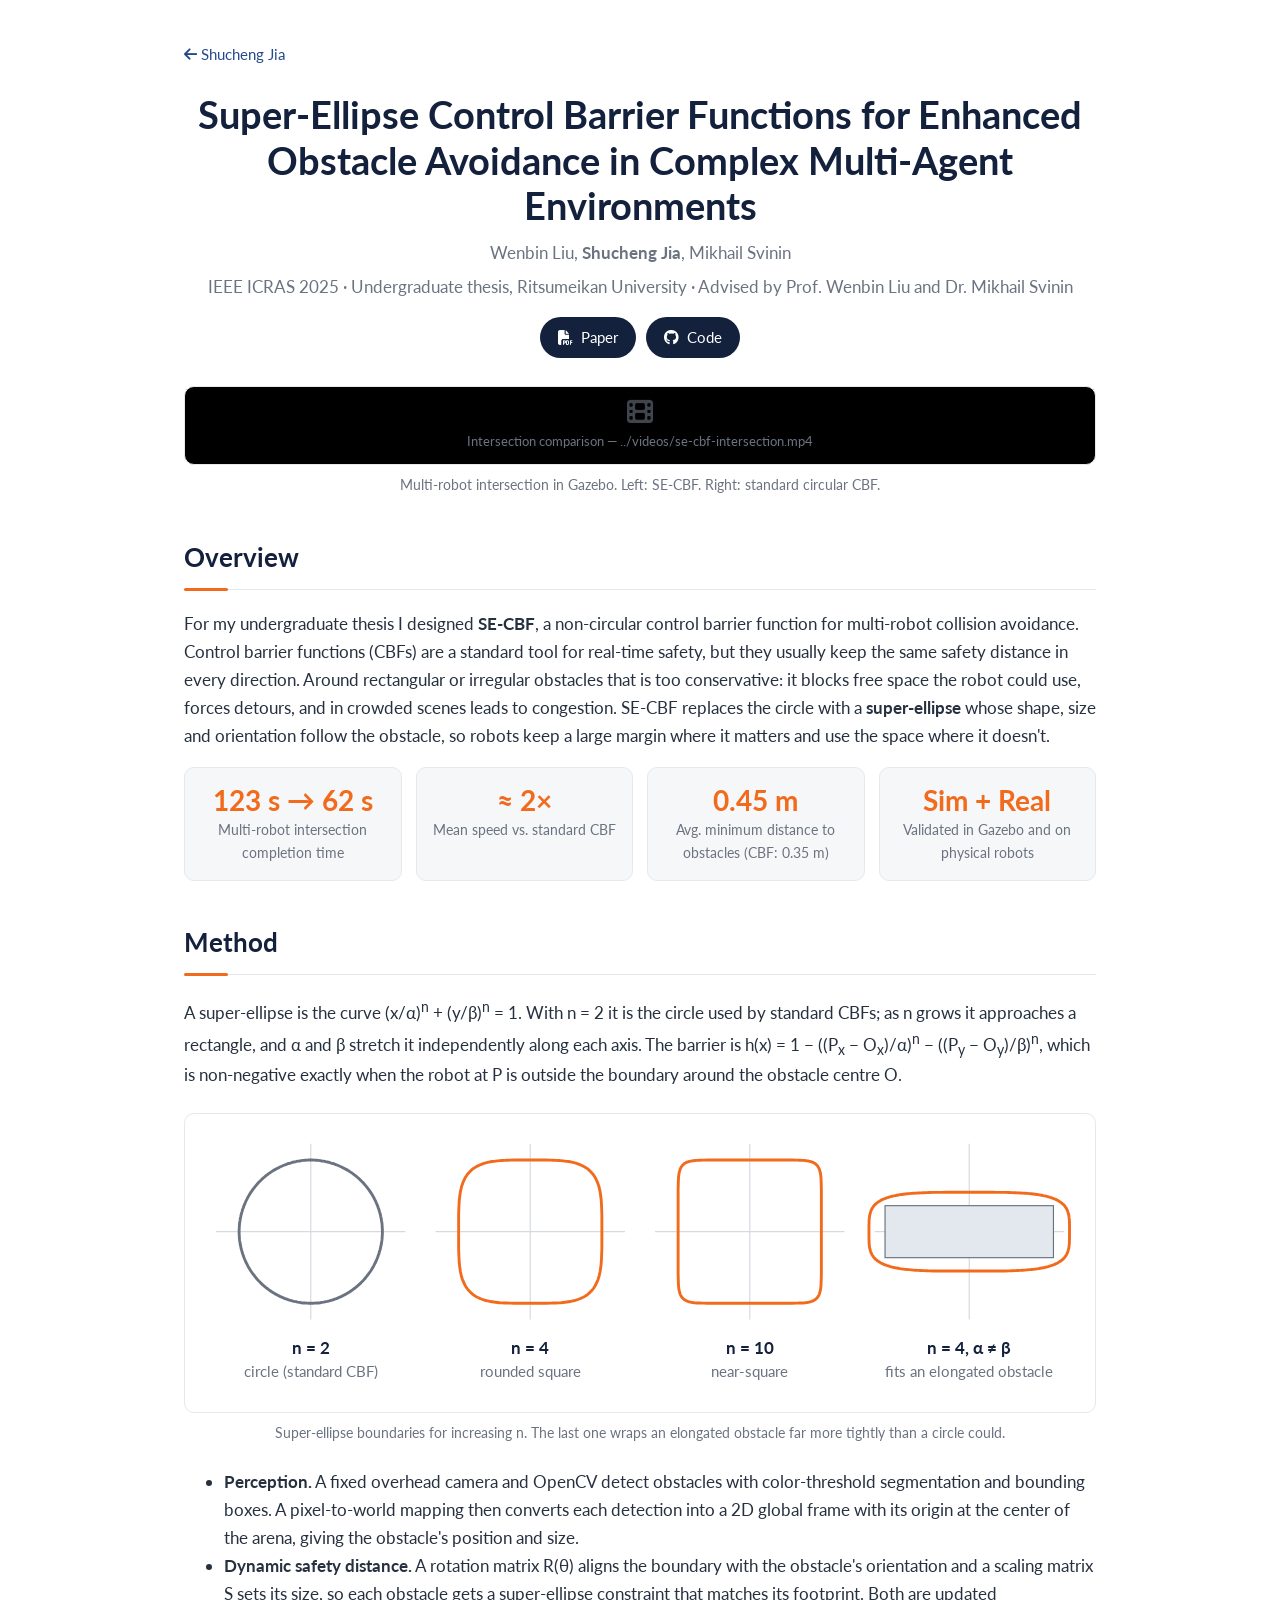
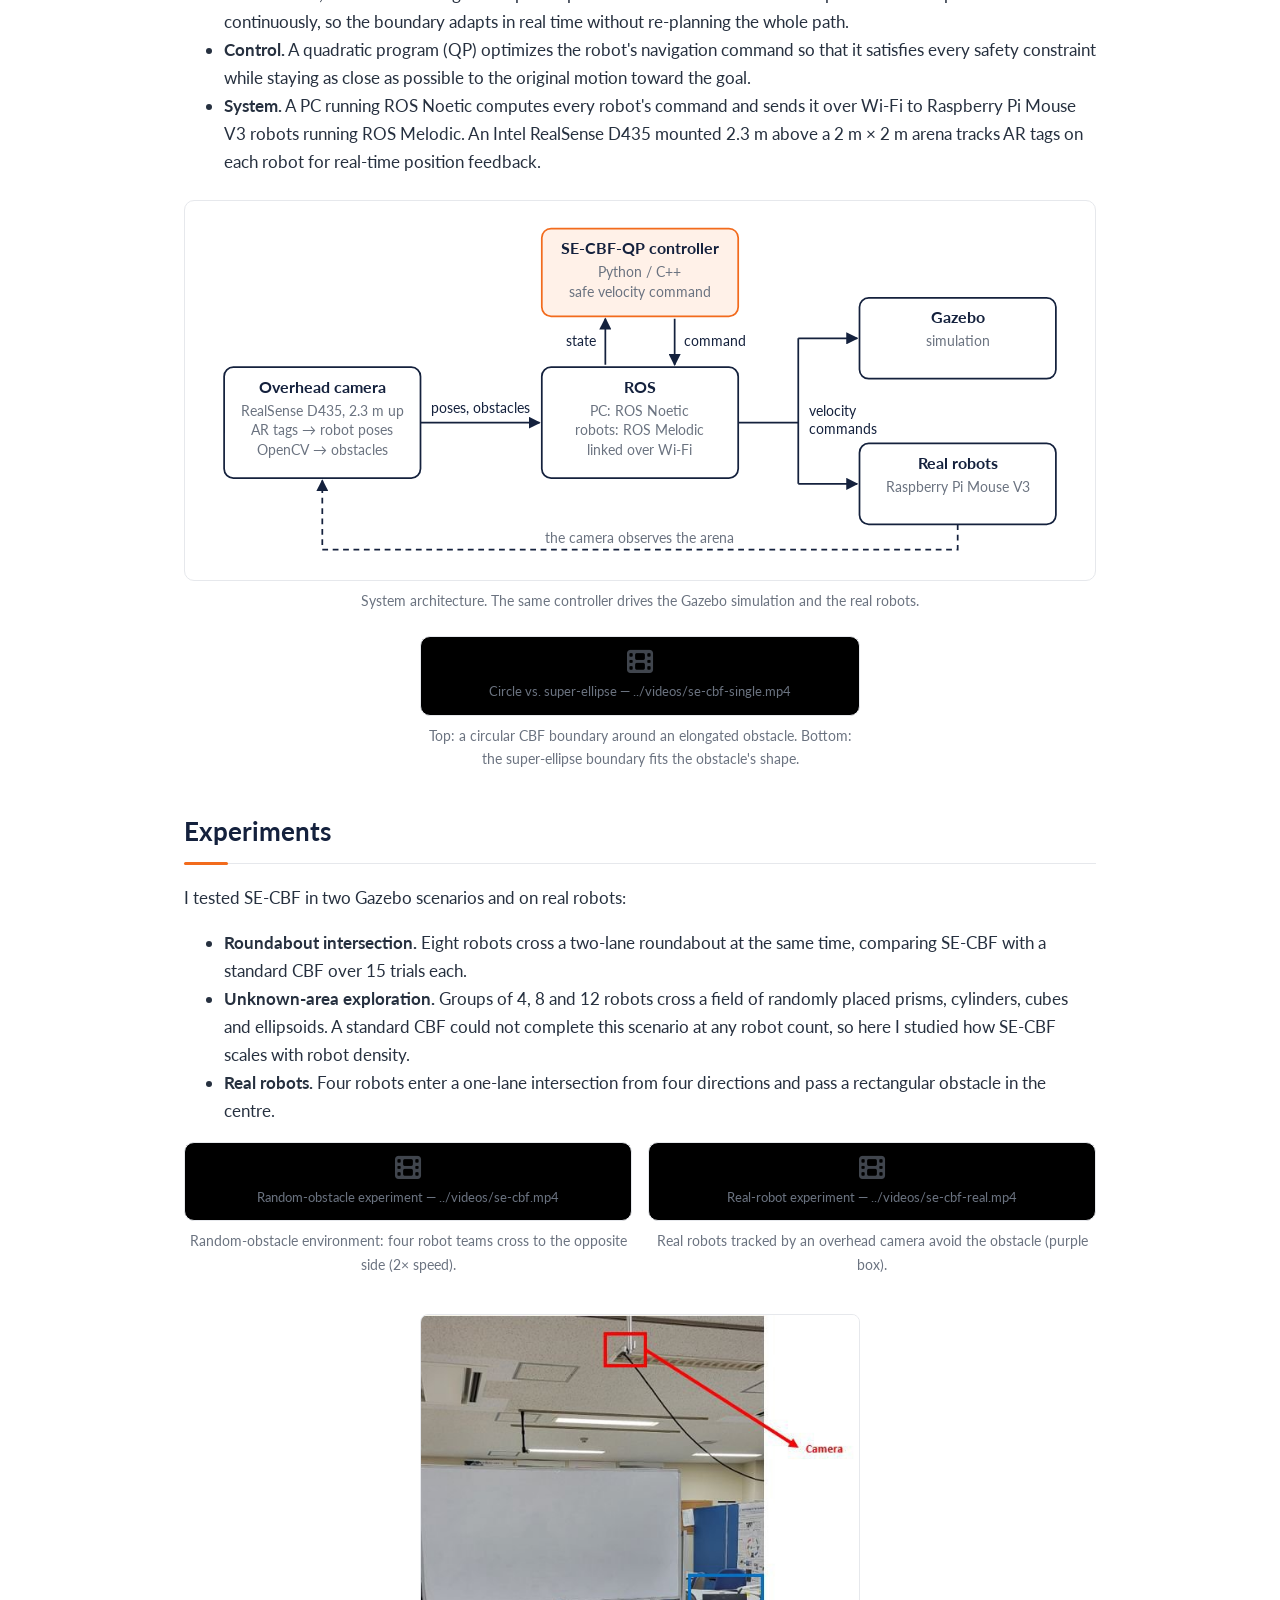
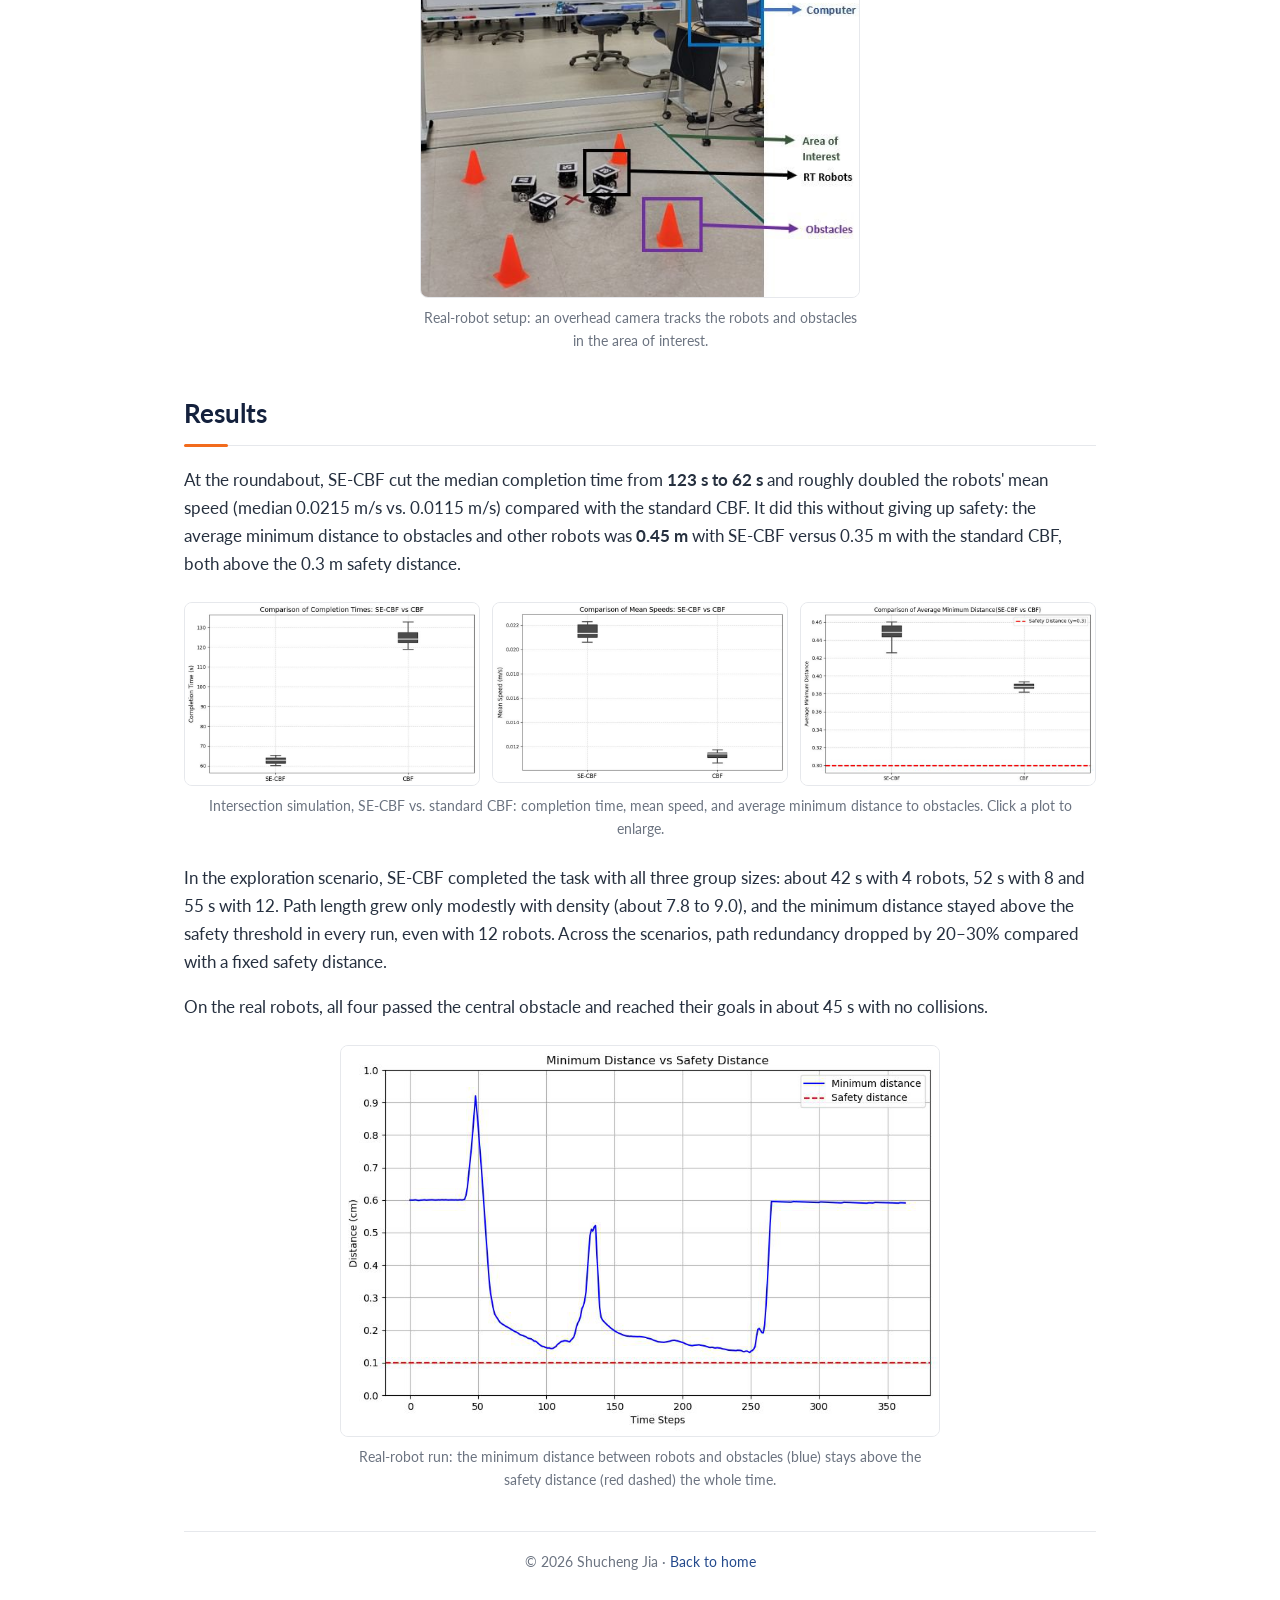
<file: projects/se-cbf.html>
<!DOCTYPE html>
<html lang="en">
<head>
  <meta charset="utf-8">
  <meta name="viewport" content="width=device-width, initial-scale=1">
  <title>SE-CBF · Shucheng Jia</title>
  <meta name="description" content="Super-Ellipse Control Barrier Functions for safe, less conservative multi-robot navigation.">
  <link rel="icon" href="../images/favicon.png">
  <link rel="preconnect" href="https://fonts.googleapis.com">
  <link rel="preconnect" href="https://fonts.gstatic.com" crossorigin>
  <link href="https://fonts.googleapis.com/css2?family=Lato:ital,wght@0,400;0,700;1,400;1,700&display=swap" rel="stylesheet">
  <link rel="stylesheet" href="https://cdnjs.cloudflare.com/ajax/libs/font-awesome/6.5.1/css/all.min.css">
  <link rel="stylesheet" href="../css/style.css">
</head>
<body>
<div class="project-page">
  <a class="back-link" href="../index.html"><i class="fa-solid fa-arrow-left"></i> Shucheng Jia</a>

  <header class="project-header">
    <h1>Super-Ellipse Control Barrier Functions for Enhanced Obstacle Avoidance in Complex Multi-Agent Environments</h1>
    <p class="subtitle">Wenbin Liu, <b>Shucheng Jia</b>, Mikhail Svinin</p>
    <p class="subtitle">IEEE ICRAS 2025 · Undergraduate thesis, Ritsumeikan University · Advised by Prof. Wenbin Liu and Dr. Mikhail Svinin</p>
    <div class="btn-row">
      <a class="btn" href="https://ieeexplore.ieee.org/document/11108843" target="_blank" rel="noopener"><i class="fa-solid fa-file-pdf"></i> Paper</a>
      <a class="btn" href="https://github.com/FlashJIA/Super-ellipse-CBF" target="_blank" rel="noopener"><i class="fa-brands fa-github"></i> Code</a>
    </div>
  </header>

  <div class="hero-media">
    <div class="media-box natural" data-video="../videos/se-cbf-intersection.mp4" data-label="Intersection comparison" data-autoplay></div>
    <p class="caption">Multi-robot intersection in Gazebo. Left: SE-CBF. Right: standard circular CBF.</p>
  </div>

  <h2>Overview</h2>
  <p>
    For my undergraduate thesis I designed <b>SE-CBF</b>, a non-circular control barrier function for multi-robot collision avoidance.
    Control barrier functions (CBFs) are a standard tool for real-time safety, but they usually keep the same safety distance in every
    direction. Around rectangular or irregular obstacles that is too conservative: it blocks free space the robot could use, forces detours,
    and in crowded scenes leads to congestion. SE-CBF replaces the circle with a <b>super-ellipse</b> whose shape, size and orientation
    follow the obstacle, so robots keep a large margin where it matters and use the space where it doesn't.
  </p>

  <div class="stat-row">
    <div class="stat"><div class="num">123 s → 62 s</div><div class="lbl">Multi-robot intersection completion time</div></div>
    <div class="stat"><div class="num">≈ 2×</div><div class="lbl">Mean speed vs. standard CBF</div></div>
    <div class="stat"><div class="num">0.45 m</div><div class="lbl">Avg. minimum distance to obstacles (CBF: 0.35 m)</div></div>
    <div class="stat"><div class="num">Sim + Real</div><div class="lbl">Validated in Gazebo and on physical robots</div></div>
  </div>

  <h2>Method</h2>
  <p>
    A super-ellipse is the curve (x/α)<sup>n</sup> + (y/β)<sup>n</sup> = 1. With n = 2 it is the circle used by standard CBFs;
    as n grows it approaches a rectangle, and α and β stretch it independently along each axis. The barrier is
    h(x) = 1 − ((P<sub>x</sub> − O<sub>x</sub>)/α)<sup>n</sup> − ((P<sub>y</sub> − O<sub>y</sub>)/β)<sup>n</sup>,
    which is non-negative exactly when the robot at P is outside the boundary around the obstacle centre O.
  </p>
  <figure class="figure">
    <div class="diagram compact"><svg viewBox="0 0 760 230" role="img" aria-labelledby="se-t"><title id="se-t">Super-ellipse boundaries for different exponents n</title><line x1="13.0" y1="88" x2="177.0" y2="88" stroke="#d5d9e0"/><line x1="95.0" y1="12" x2="95.0" y2="164" stroke="#d5d9e0"/><path d="M157.0,88.0 L157.0,86.4 L156.9,84.8 L156.8,83.1 L156.7,81.5 L156.5,79.9 L156.2,78.3 L156.0,76.7 L155.6,75.1 L155.3,73.5 L154.9,72.0 L154.4,70.4 L154.0,68.8 L153.4,67.3 L152.9,65.8 L152.3,64.3 L151.6,62.8 L151.0,61.3 L150.2,59.9 L149.5,58.4 L148.7,57.0 L147.9,55.6 L147.0,54.2 L146.1,52.9 L145.2,51.6 L144.2,50.3 L143.2,49.0 L142.1,47.7 L141.1,46.5 L140.0,45.3 L138.8,44.2 L137.7,43.0 L136.5,41.9 L135.3,40.9 L134.0,39.8 L132.7,38.8 L131.4,37.8 L130.1,36.9 L128.8,36.0 L127.4,35.1 L126.0,34.3 L124.6,33.5 L123.1,32.8 L121.7,32.0 L120.2,31.4 L118.7,30.7 L117.2,30.1 L115.7,29.6 L114.2,29.0 L112.6,28.6 L111.0,28.1 L109.5,27.7 L107.9,27.4 L106.3,27.0 L104.7,26.8 L103.1,26.5 L101.5,26.3 L99.9,26.2 L98.2,26.1 L96.6,26.0 L95.0,26.0 L93.4,26.0 L91.8,26.1 L90.1,26.2 L88.5,26.3 L86.9,26.5 L85.3,26.8 L83.7,27.0 L82.1,27.4 L80.5,27.7 L79.0,28.1 L77.4,28.6 L75.8,29.0 L74.3,29.6 L72.8,30.1 L71.3,30.7 L69.8,31.4 L68.3,32.0 L66.9,32.8 L65.4,33.5 L64.0,34.3 L62.6,35.1 L61.2,36.0 L59.9,36.9 L58.6,37.8 L57.3,38.8 L56.0,39.8 L54.7,40.9 L53.5,41.9 L52.3,43.0 L51.2,44.2 L50.0,45.3 L48.9,46.5 L47.9,47.7 L46.8,49.0 L45.8,50.3 L44.8,51.6 L43.9,52.9 L43.0,54.2 L42.1,55.6 L41.3,57.0 L40.5,58.4 L39.8,59.9 L39.0,61.3 L38.4,62.8 L37.7,64.3 L37.1,65.8 L36.6,67.3 L36.0,68.8 L35.6,70.4 L35.1,72.0 L34.7,73.5 L34.4,75.1 L34.0,76.7 L33.8,78.3 L33.5,79.9 L33.3,81.5 L33.2,83.1 L33.1,84.8 L33.0,86.4 L33.0,88.0 L33.0,89.6 L33.1,91.2 L33.2,92.9 L33.3,94.5 L33.5,96.1 L33.8,97.7 L34.0,99.3 L34.4,100.9 L34.7,102.5 L35.1,104.0 L35.6,105.6 L36.0,107.2 L36.6,108.7 L37.1,110.2 L37.7,111.7 L38.4,113.2 L39.0,114.7 L39.8,116.1 L40.5,117.6 L41.3,119.0 L42.1,120.4 L43.0,121.8 L43.9,123.1 L44.8,124.4 L45.8,125.7 L46.8,127.0 L47.9,128.3 L48.9,129.5 L50.0,130.7 L51.2,131.8 L52.3,133.0 L53.5,134.1 L54.7,135.1 L56.0,136.2 L57.3,137.2 L58.6,138.2 L59.9,139.1 L61.2,140.0 L62.6,140.9 L64.0,141.7 L65.4,142.5 L66.9,143.2 L68.3,144.0 L69.8,144.6 L71.3,145.3 L72.8,145.9 L74.3,146.4 L75.8,147.0 L77.4,147.4 L79.0,147.9 L80.5,148.3 L82.1,148.6 L83.7,149.0 L85.3,149.2 L86.9,149.5 L88.5,149.7 L90.1,149.8 L91.8,149.9 L93.4,150.0 L95.0,150.0 L96.6,150.0 L98.2,149.9 L99.9,149.8 L101.5,149.7 L103.1,149.5 L104.7,149.2 L106.3,149.0 L107.9,148.6 L109.5,148.3 L111.0,147.9 L112.6,147.4 L114.2,147.0 L115.7,146.4 L117.2,145.9 L118.7,145.3 L120.2,144.6 L121.7,144.0 L123.1,143.2 L124.6,142.5 L126.0,141.7 L127.4,140.9 L128.8,140.0 L130.1,139.1 L131.4,138.2 L132.7,137.2 L134.0,136.2 L135.3,135.1 L136.5,134.1 L137.7,133.0 L138.8,131.8 L140.0,130.7 L141.1,129.5 L142.1,128.3 L143.2,127.0 L144.2,125.7 L145.2,124.4 L146.1,123.1 L147.0,121.8 L147.9,120.4 L148.7,119.0 L149.5,117.6 L150.2,116.1 L151.0,114.7 L151.6,113.2 L152.3,111.7 L152.9,110.2 L153.4,108.7 L154.0,107.2 L154.4,105.6 L154.9,104.0 L155.3,102.5 L155.6,100.9 L156.0,99.3 L156.2,97.7 L156.5,96.1 L156.7,94.5 L156.8,92.9 L156.9,91.2 L157.0,89.6 Z" fill="none" stroke="#6b7380" stroke-width="2.5"/><text x="95.0" y="194" text-anchor="middle" font-size="15" font-weight="700" fill="#14213d">n = 2</text><text x="95.0" y="214" text-anchor="middle" font-size="13" fill="#6b7380">circle (standard CBF)</text><line x1="203.0" y1="88" x2="367.0" y2="88" stroke="#d5d9e0"/><line x1="285.0" y1="12" x2="285.0" y2="164" stroke="#d5d9e0"/><path d="M347.0,88.0 L347.0,78.0 L347.0,73.8 L346.9,70.6 L346.8,68.0 L346.7,65.6 L346.6,63.5 L346.5,61.5 L346.3,59.7 L346.1,58.0 L345.9,56.5 L345.7,55.0 L345.5,53.5 L345.2,52.2 L344.9,50.9 L344.6,49.6 L344.3,48.5 L343.9,47.3 L343.5,46.2 L343.1,45.2 L342.7,44.2 L342.2,43.2 L341.8,42.2 L341.3,41.3 L340.8,40.5 L340.2,39.6 L339.7,38.8 L339.1,38.0 L338.4,37.3 L337.8,36.6 L337.1,35.9 L336.4,35.2 L335.7,34.6 L335.0,33.9 L334.2,33.3 L333.4,32.8 L332.5,32.2 L331.7,31.7 L330.8,31.2 L329.8,30.8 L328.8,30.3 L327.8,29.9 L326.8,29.5 L325.7,29.1 L324.5,28.7 L323.4,28.4 L322.1,28.1 L320.8,27.8 L319.5,27.5 L318.0,27.3 L316.5,27.1 L315.0,26.9 L313.3,26.7 L311.5,26.5 L309.5,26.4 L307.4,26.3 L305.0,26.2 L302.4,26.1 L299.2,26.0 L295.0,26.0 L285.0,26.0 L275.0,26.0 L270.8,26.0 L267.6,26.1 L265.0,26.2 L262.6,26.3 L260.5,26.4 L258.5,26.5 L256.7,26.7 L255.0,26.9 L253.5,27.1 L252.0,27.3 L250.5,27.5 L249.2,27.8 L247.9,28.1 L246.6,28.4 L245.5,28.7 L244.3,29.1 L243.2,29.5 L242.2,29.9 L241.2,30.3 L240.2,30.8 L239.2,31.2 L238.3,31.7 L237.5,32.2 L236.6,32.8 L235.8,33.3 L235.0,33.9 L234.3,34.6 L233.6,35.2 L232.9,35.9 L232.2,36.6 L231.6,37.3 L230.9,38.0 L230.3,38.8 L229.8,39.6 L229.2,40.5 L228.7,41.3 L228.2,42.2 L227.8,43.2 L227.3,44.2 L226.9,45.2 L226.5,46.2 L226.1,47.3 L225.7,48.5 L225.4,49.6 L225.1,50.9 L224.8,52.2 L224.5,53.5 L224.3,55.0 L224.1,56.5 L223.9,58.0 L223.7,59.7 L223.5,61.5 L223.4,63.5 L223.3,65.6 L223.2,68.0 L223.1,70.6 L223.0,73.8 L223.0,78.0 L223.0,88.0 L223.0,98.0 L223.0,102.2 L223.1,105.4 L223.2,108.0 L223.3,110.4 L223.4,112.5 L223.5,114.5 L223.7,116.3 L223.9,118.0 L224.1,119.5 L224.3,121.0 L224.5,122.5 L224.8,123.8 L225.1,125.1 L225.4,126.4 L225.7,127.5 L226.1,128.7 L226.5,129.8 L226.9,130.8 L227.3,131.8 L227.8,132.8 L228.2,133.8 L228.7,134.7 L229.2,135.5 L229.8,136.4 L230.3,137.2 L230.9,138.0 L231.6,138.7 L232.2,139.4 L232.9,140.1 L233.6,140.8 L234.3,141.4 L235.0,142.1 L235.8,142.7 L236.6,143.2 L237.5,143.8 L238.3,144.3 L239.2,144.8 L240.2,145.2 L241.2,145.7 L242.2,146.1 L243.2,146.5 L244.3,146.9 L245.5,147.3 L246.6,147.6 L247.9,147.9 L249.2,148.2 L250.5,148.5 L252.0,148.7 L253.5,148.9 L255.0,149.1 L256.7,149.3 L258.5,149.5 L260.5,149.6 L262.6,149.7 L265.0,149.8 L267.6,149.9 L270.8,150.0 L275.0,150.0 L285.0,150.0 L295.0,150.0 L299.2,150.0 L302.4,149.9 L305.0,149.8 L307.4,149.7 L309.5,149.6 L311.5,149.5 L313.3,149.3 L315.0,149.1 L316.5,148.9 L318.0,148.7 L319.5,148.5 L320.8,148.2 L322.1,147.9 L323.4,147.6 L324.5,147.3 L325.7,146.9 L326.8,146.5 L327.8,146.1 L328.8,145.7 L329.8,145.2 L330.8,144.8 L331.7,144.3 L332.5,143.8 L333.4,143.2 L334.2,142.7 L335.0,142.1 L335.7,141.4 L336.4,140.8 L337.1,140.1 L337.8,139.4 L338.4,138.7 L339.1,138.0 L339.7,137.2 L340.2,136.4 L340.8,135.5 L341.3,134.7 L341.8,133.8 L342.2,132.8 L342.7,131.8 L343.1,130.8 L343.5,129.8 L343.9,128.7 L344.3,127.5 L344.6,126.4 L344.9,125.1 L345.2,123.8 L345.5,122.5 L345.7,121.0 L345.9,119.5 L346.1,118.0 L346.3,116.3 L346.5,114.5 L346.6,112.5 L346.7,110.4 L346.8,108.0 L346.9,105.4 L347.0,102.2 L347.0,98.0 Z" fill="none" stroke="#f26b1d" stroke-width="2.5"/><text x="285.0" y="194" text-anchor="middle" font-size="15" font-weight="700" fill="#14213d">n = 4</text><text x="285.0" y="214" text-anchor="middle" font-size="13" fill="#6b7380">rounded square</text><line x1="393.0" y1="88" x2="557.0" y2="88" stroke="#d5d9e0"/><line x1="475.0" y1="12" x2="475.0" y2="164" stroke="#d5d9e0"/><path d="M537.0,88.0 L537.0,58.1 L537.0,53.6 L537.0,50.7 L536.9,48.5 L536.9,46.7 L536.8,45.2 L536.8,43.9 L536.7,42.7 L536.7,41.7 L536.6,40.7 L536.5,39.8 L536.4,39.0 L536.3,38.2 L536.2,37.5 L536.0,36.8 L535.9,36.2 L535.7,35.6 L535.6,35.1 L535.4,34.5 L535.2,34.0 L535.1,33.5 L534.9,33.1 L534.6,32.7 L534.4,32.3 L534.2,31.9 L534.0,31.5 L533.7,31.1 L533.4,30.8 L533.1,30.5 L532.8,30.2 L532.5,29.9 L532.2,29.6 L531.9,29.3 L531.5,29.0 L531.1,28.8 L530.7,28.6 L530.3,28.4 L529.9,28.1 L529.5,27.9 L529.0,27.8 L528.5,27.6 L527.9,27.4 L527.4,27.3 L526.8,27.1 L526.2,27.0 L525.5,26.8 L524.8,26.7 L524.0,26.6 L523.2,26.5 L522.3,26.4 L521.3,26.3 L520.3,26.3 L519.1,26.2 L517.8,26.2 L516.3,26.1 L514.5,26.1 L512.3,26.0 L509.4,26.0 L504.9,26.0 L475.0,26.0 L445.1,26.0 L440.6,26.0 L437.7,26.0 L435.5,26.1 L433.7,26.1 L432.2,26.2 L430.9,26.2 L429.7,26.3 L428.7,26.3 L427.7,26.4 L426.8,26.5 L426.0,26.6 L425.2,26.7 L424.5,26.8 L423.8,27.0 L423.2,27.1 L422.6,27.3 L422.1,27.4 L421.5,27.6 L421.0,27.8 L420.5,27.9 L420.1,28.1 L419.7,28.4 L419.3,28.6 L418.9,28.8 L418.5,29.0 L418.1,29.3 L417.8,29.6 L417.5,29.9 L417.2,30.2 L416.9,30.5 L416.6,30.8 L416.3,31.1 L416.0,31.5 L415.8,31.9 L415.6,32.3 L415.4,32.7 L415.1,33.1 L414.9,33.5 L414.8,34.0 L414.6,34.5 L414.4,35.1 L414.3,35.6 L414.1,36.2 L414.0,36.8 L413.8,37.5 L413.7,38.2 L413.6,39.0 L413.5,39.8 L413.4,40.7 L413.3,41.7 L413.3,42.7 L413.2,43.9 L413.2,45.2 L413.1,46.7 L413.1,48.5 L413.0,50.7 L413.0,53.6 L413.0,58.1 L413.0,87.9 L413.0,117.9 L413.0,122.4 L413.0,125.3 L413.1,127.5 L413.1,129.3 L413.2,130.8 L413.2,132.1 L413.3,133.3 L413.3,134.3 L413.4,135.3 L413.5,136.2 L413.6,137.0 L413.7,137.8 L413.8,138.5 L414.0,139.2 L414.1,139.8 L414.3,140.4 L414.4,140.9 L414.6,141.5 L414.8,142.0 L414.9,142.5 L415.1,142.9 L415.4,143.3 L415.6,143.7 L415.8,144.1 L416.0,144.5 L416.3,144.9 L416.6,145.2 L416.9,145.5 L417.2,145.8 L417.5,146.1 L417.8,146.4 L418.1,146.7 L418.5,147.0 L418.9,147.2 L419.3,147.4 L419.7,147.6 L420.1,147.9 L420.5,148.1 L421.0,148.2 L421.5,148.4 L422.1,148.6 L422.6,148.7 L423.2,148.9 L423.8,149.0 L424.5,149.2 L425.2,149.3 L426.0,149.4 L426.8,149.5 L427.7,149.6 L428.7,149.7 L429.7,149.7 L430.9,149.8 L432.2,149.8 L433.7,149.9 L435.5,149.9 L437.7,150.0 L440.6,150.0 L445.1,150.0 L475.0,150.0 L504.9,150.0 L509.4,150.0 L512.3,150.0 L514.5,149.9 L516.3,149.9 L517.8,149.8 L519.1,149.8 L520.3,149.7 L521.3,149.7 L522.3,149.6 L523.2,149.5 L524.0,149.4 L524.8,149.3 L525.5,149.2 L526.2,149.0 L526.8,148.9 L527.4,148.7 L527.9,148.6 L528.5,148.4 L529.0,148.2 L529.5,148.1 L529.9,147.9 L530.3,147.6 L530.7,147.4 L531.1,147.2 L531.5,147.0 L531.9,146.7 L532.2,146.4 L532.5,146.1 L532.8,145.8 L533.1,145.5 L533.4,145.2 L533.7,144.9 L534.0,144.5 L534.2,144.1 L534.4,143.7 L534.6,143.3 L534.9,142.9 L535.1,142.5 L535.2,142.0 L535.4,141.5 L535.6,140.9 L535.7,140.4 L535.9,139.8 L536.0,139.2 L536.2,138.5 L536.3,137.8 L536.4,137.0 L536.5,136.2 L536.6,135.3 L536.7,134.3 L536.7,133.3 L536.8,132.1 L536.8,130.8 L536.9,129.3 L536.9,127.5 L537.0,125.3 L537.0,122.4 L537.0,117.9 Z" fill="none" stroke="#f26b1d" stroke-width="2.5"/><text x="475.0" y="194" text-anchor="middle" font-size="15" font-weight="700" fill="#14213d">n = 10</text><text x="475.0" y="214" text-anchor="middle" font-size="13" fill="#6b7380">near-square</text><line x1="583.0" y1="88" x2="747.0" y2="88" stroke="#d5d9e0"/><line x1="665.0" y1="12" x2="665.0" y2="164" stroke="#d5d9e0"/><rect x="592.1" y="65.5" width="145.8" height="45.0" fill="#e3e7ee" stroke="#6b7380"/><path d="M751.8,88.0 L751.8,82.5 L751.7,80.2 L751.7,78.4 L751.6,77.0 L751.4,75.7 L751.3,74.5 L751.1,73.4 L750.8,72.5 L750.6,71.5 L750.3,70.7 L750.0,69.8 L749.6,69.0 L749.3,68.3 L748.9,67.6 L748.4,66.9 L748.0,66.3 L747.5,65.6 L746.9,65.0 L746.4,64.4 L745.8,63.9 L745.1,63.4 L744.5,62.8 L743.8,62.3 L743.1,61.9 L742.3,61.4 L741.5,60.9 L740.7,60.5 L739.8,60.1 L738.9,59.7 L738.0,59.3 L737.0,59.0 L736.0,58.6 L735.0,58.3 L733.9,57.9 L732.7,57.6 L731.5,57.3 L730.3,57.0 L729.1,56.8 L727.7,56.5 L726.4,56.3 L725.0,56.0 L723.5,55.8 L722.0,55.6 L720.4,55.4 L718.7,55.2 L717.0,55.1 L715.1,54.9 L713.3,54.7 L711.3,54.6 L709.2,54.5 L706.9,54.4 L704.6,54.3 L702.1,54.2 L699.3,54.1 L696.4,54.0 L693.1,54.0 L689.3,54.0 L684.9,53.9 L679.0,53.9 L665.0,53.9 L651.0,53.9 L645.1,53.9 L640.7,54.0 L636.9,54.0 L633.6,54.0 L630.7,54.1 L627.9,54.2 L625.4,54.3 L623.1,54.4 L620.8,54.5 L618.7,54.6 L616.7,54.7 L614.9,54.9 L613.0,55.1 L611.3,55.2 L609.6,55.4 L608.0,55.6 L606.5,55.8 L605.0,56.0 L603.6,56.3 L602.3,56.5 L600.9,56.8 L599.7,57.0 L598.5,57.3 L597.3,57.6 L596.1,57.9 L595.0,58.3 L594.0,58.6 L593.0,59.0 L592.0,59.3 L591.1,59.7 L590.2,60.1 L589.3,60.5 L588.5,60.9 L587.7,61.4 L586.9,61.9 L586.2,62.3 L585.5,62.8 L584.9,63.4 L584.2,63.9 L583.6,64.4 L583.1,65.0 L582.5,65.6 L582.0,66.3 L581.6,66.9 L581.1,67.6 L580.7,68.3 L580.4,69.0 L580.0,69.8 L579.7,70.7 L579.4,71.5 L579.2,72.5 L578.9,73.4 L578.7,74.5 L578.6,75.7 L578.4,77.0 L578.3,78.4 L578.3,80.2 L578.2,82.5 L578.2,88.0 L578.2,93.5 L578.3,95.8 L578.3,97.6 L578.4,99.0 L578.6,100.3 L578.7,101.5 L578.9,102.6 L579.2,103.5 L579.4,104.5 L579.7,105.3 L580.0,106.2 L580.4,107.0 L580.7,107.7 L581.1,108.4 L581.6,109.1 L582.0,109.7 L582.5,110.4 L583.1,111.0 L583.6,111.6 L584.2,112.1 L584.9,112.6 L585.5,113.2 L586.2,113.7 L586.9,114.1 L587.7,114.6 L588.5,115.1 L589.3,115.5 L590.2,115.9 L591.1,116.3 L592.0,116.7 L593.0,117.0 L594.0,117.4 L595.0,117.7 L596.1,118.1 L597.3,118.4 L598.5,118.7 L599.7,119.0 L600.9,119.2 L602.3,119.5 L603.6,119.7 L605.0,120.0 L606.5,120.2 L608.0,120.4 L609.6,120.6 L611.3,120.8 L613.0,120.9 L614.9,121.1 L616.7,121.3 L618.7,121.4 L620.8,121.5 L623.1,121.6 L625.4,121.7 L627.9,121.8 L630.7,121.9 L633.6,122.0 L636.9,122.0 L640.7,122.0 L645.1,122.1 L651.0,122.1 L665.0,122.1 L679.0,122.1 L684.9,122.1 L689.3,122.0 L693.1,122.0 L696.4,122.0 L699.3,121.9 L702.1,121.8 L704.6,121.7 L706.9,121.6 L709.2,121.5 L711.3,121.4 L713.3,121.3 L715.1,121.1 L717.0,120.9 L718.7,120.8 L720.4,120.6 L722.0,120.4 L723.5,120.2 L725.0,120.0 L726.4,119.7 L727.7,119.5 L729.1,119.2 L730.3,119.0 L731.5,118.7 L732.7,118.4 L733.9,118.1 L735.0,117.7 L736.0,117.4 L737.0,117.0 L738.0,116.7 L738.9,116.3 L739.8,115.9 L740.7,115.5 L741.5,115.1 L742.3,114.6 L743.1,114.1 L743.8,113.7 L744.5,113.2 L745.1,112.6 L745.8,112.1 L746.4,111.6 L746.9,111.0 L747.5,110.4 L748.0,109.7 L748.4,109.1 L748.9,108.4 L749.3,107.7 L749.6,107.0 L750.0,106.2 L750.3,105.3 L750.6,104.5 L750.8,103.5 L751.1,102.6 L751.3,101.5 L751.4,100.3 L751.6,99.0 L751.7,97.6 L751.7,95.8 L751.8,93.5 Z" fill="none" stroke="#f26b1d" stroke-width="2.5"/><text x="665.0" y="194" text-anchor="middle" font-size="15" font-weight="700" fill="#14213d">n = 4, α ≠ β</text><text x="665.0" y="214" text-anchor="middle" font-size="13" fill="#6b7380">fits an elongated obstacle</text></svg></div>
    <figcaption class="caption">Super-ellipse boundaries for increasing n. The last one wraps an elongated obstacle far more tightly than a circle could.</figcaption>
  </figure>

  <ul>
    <li><b>Perception.</b> A fixed overhead camera and OpenCV detect obstacles with color-threshold segmentation and bounding boxes.
      A pixel-to-world mapping then converts each detection into a 2D global frame with its origin at the center of the arena,
      giving the obstacle's position and size.</li>
    <li><b>Dynamic safety distance.</b> A rotation matrix R(θ) aligns the boundary with the obstacle's orientation and a scaling matrix S
      sets its size, so each obstacle gets a super-ellipse constraint that matches its footprint. Both are updated continuously,
      so the boundary adapts in real time without re-planning the whole path.</li>
    <li><b>Control.</b> A quadratic program (QP) optimizes the robot's navigation command so that it satisfies every safety constraint
      while staying as close as possible to the original motion toward the goal.</li>
    <li><b>System.</b> A PC running ROS Noetic computes every robot's command and sends it over Wi-Fi to Raspberry Pi Mouse V3 robots running ROS Melodic.
      An Intel RealSense D435 mounted 2.3 m above a 2 m × 2 m arena tracks AR tags on each robot for real-time position feedback.</li>
  </ul>

  <figure class="figure">
    <div class="diagram"><svg viewBox="0 0 760 300" role="img" aria-labelledby="arch-t"><title id="arch-t">SE-CBF system architecture</title><defs><marker id="arA" viewBox="0 0 10 10" refX="9" refY="5" markerWidth="7" markerHeight="7" orient="auto-start-reverse"><path d="M0,0 L10,5 L0,10 z" fill="#14213d"/></marker></defs><rect x="295" y="10" width="170" height="76" rx="8" fill="#fff1e8" stroke="#f26b1d" stroke-width="1.5"/><text x="380.0" y="32" text-anchor="middle" font-size="14" font-weight="700" fill="#14213d">SE-CBF-QP controller</text><text x="380.0" y="52" text-anchor="middle" font-size="12" fill="#6b7380">Python / C++</text><text x="380.0" y="69" text-anchor="middle" font-size="12" fill="#6b7380">safe velocity command</text><rect x="20" y="130" width="170" height="96" rx="8" fill="#ffffff" stroke="#14213d" stroke-width="1.5"/><text x="105.0" y="152" text-anchor="middle" font-size="14" font-weight="700" fill="#14213d">Overhead camera</text><text x="105.0" y="172" text-anchor="middle" font-size="12" fill="#6b7380">RealSense D435, 2.3 m up</text><text x="105.0" y="189" text-anchor="middle" font-size="12" fill="#6b7380">AR tags → robot poses</text><text x="105.0" y="206" text-anchor="middle" font-size="12" fill="#6b7380">OpenCV → obstacles</text><rect x="295" y="130" width="170" height="96" rx="8" fill="#ffffff" stroke="#14213d" stroke-width="1.5"/><text x="380.0" y="152" text-anchor="middle" font-size="14" font-weight="700" fill="#14213d">ROS</text><text x="380.0" y="172" text-anchor="middle" font-size="12" fill="#6b7380">PC: ROS Noetic</text><text x="380.0" y="189" text-anchor="middle" font-size="12" fill="#6b7380">robots: ROS Melodic</text><text x="380.0" y="206" text-anchor="middle" font-size="12" fill="#6b7380">linked over Wi-Fi</text><rect x="570" y="70" width="170" height="70" rx="8" fill="#ffffff" stroke="#14213d" stroke-width="1.5"/><text x="655.0" y="92" text-anchor="middle" font-size="14" font-weight="700" fill="#14213d">Gazebo</text><text x="655.0" y="112" text-anchor="middle" font-size="12" fill="#6b7380">simulation</text><rect x="570" y="196" width="170" height="70" rx="8" fill="#ffffff" stroke="#14213d" stroke-width="1.5"/><text x="655.0" y="218" text-anchor="middle" font-size="14" font-weight="700" fill="#14213d">Real robots</text><text x="655.0" y="238" text-anchor="middle" font-size="12" fill="#6b7380">Raspberry Pi Mouse V3</text><path d="M190,178 L293,178" fill="none" stroke="#14213d" stroke-width="1.5" marker-end="url(#arA)"/><text x="242" y="170" text-anchor="middle" font-size="12" fill="#14213d">poses, obstacles</text><path d="M350,128 L350,88" fill="none" stroke="#14213d" stroke-width="1.5" marker-end="url(#arA)"/><text x="342" y="112" text-anchor="end" font-size="12" fill="#14213d">state</text><path d="M410,88 L410,128" fill="none" stroke="#14213d" stroke-width="1.5" marker-end="url(#arA)"/><text x="418" y="112" text-anchor="start" font-size="12" fill="#14213d">command</text><path d="M465,178 L517,178 M517,105 L517,231" stroke="#14213d" stroke-width="1.5" fill="none"/><path d="M517,105 L568,105" fill="none" stroke="#14213d" stroke-width="1.5" marker-end="url(#arA)"/><path d="M517,231 L568,231" fill="none" stroke="#14213d" stroke-width="1.5" marker-end="url(#arA)"/><text x="526" y="172" text-anchor="start" font-size="12" fill="#14213d">velocity</text><text x="526" y="188" text-anchor="start" font-size="12" fill="#14213d">commands</text><path d="M655,266 L655,288 L105,288 L105,228" fill="none" stroke="#14213d" stroke-width="1.5" stroke-dasharray="5 4" marker-end="url(#arA)"/><text x="380" y="282" text-anchor="middle" font-size="12" fill="#6b7380">the camera observes the arena</text></svg></div>
    <figcaption class="caption">System architecture. The same controller drives the Gazebo simulation and the real robots.</figcaption>
  </figure>

  <div class="media-narrow">
    <div class="media-box natural" data-video="../videos/se-cbf-single.mp4" data-label="Circle vs. super-ellipse" data-autoplay></div>
    <p class="caption">Top: a circular CBF boundary around an elongated obstacle. Bottom: the super-ellipse boundary fits the obstacle's shape.</p>
  </div>

  <h2>Experiments</h2>
  <p>
    I tested SE-CBF in two Gazebo scenarios and on real robots:
  </p>
  <ul>
    <li><b>Roundabout intersection.</b> Eight robots cross a two-lane roundabout at the same time, comparing SE-CBF with a standard CBF over 15 trials each.</li>
    <li><b>Unknown-area exploration.</b> Groups of 4, 8 and 12 robots cross a field of randomly placed prisms, cylinders, cubes and ellipsoids.
      A standard CBF could not complete this scenario at any robot count, so here I studied how SE-CBF scales with robot density.</li>
    <li><b>Real robots.</b> Four robots enter a one-lane intersection from four directions and pass a rectangular obstacle in the centre.</li>
  </ul>
  <div class="media-grid">
    <div>
      <div class="media-box natural" data-video="../videos/se-cbf.mp4" data-poster="../images/se-cbf.jpg" data-label="Random-obstacle experiment" data-autoplay></div>
      <p class="caption">Random-obstacle environment: four robot teams cross to the opposite side (2× speed).</p>
    </div>
    <div>
      <div class="media-box natural" data-video="../videos/se-cbf-real.mp4" data-label="Real-robot experiment" data-autoplay></div>
      <p class="caption">Real robots tracked by an overhead camera avoid the obstacle (purple box).</p>
    </div>
  </div>

  <figure class="figure media-narrow">
    <img src="../images/se-cbf/setup.jpg" alt="Real-robot experiment setup with labelled camera, computer, robots and obstacles" loading="lazy">
    <figcaption class="caption">Real-robot setup: an overhead camera tracks the robots and obstacles in the area of interest.</figcaption>
  </figure>

  <h2>Results</h2>
  <p>
    At the roundabout, SE-CBF cut the median completion time from <b>123 s to 62 s</b> and roughly doubled the robots' mean speed
    (median 0.0215 m/s vs. 0.0115 m/s) compared with the standard CBF. It did this without giving up safety: the average minimum distance
    to obstacles and other robots was <b>0.45 m</b> with SE-CBF versus 0.35 m with the standard CBF, both above the 0.3 m safety distance.
  </p>
  <figure class="figure">
    <div class="plot-grid">
      <a href="../images/se-cbf/boxplot-time.png" target="_blank" rel="noopener" title="Open full size"><img src="../images/se-cbf/boxplot-time.png" alt="Box plot of completion time, SE-CBF versus CBF" loading="lazy"></a>
      <a href="../images/se-cbf/boxplot-speed.png" target="_blank" rel="noopener" title="Open full size"><img src="../images/se-cbf/boxplot-speed.png" alt="Box plot of mean speed, SE-CBF versus CBF" loading="lazy"></a>
      <a href="../images/se-cbf/boxplot-distance.png" target="_blank" rel="noopener" title="Open full size"><img src="../images/se-cbf/boxplot-distance.png" alt="Box plot of average minimum distance, SE-CBF versus CBF" loading="lazy"></a>
    </div>
    <figcaption class="caption">Intersection simulation, SE-CBF vs. standard CBF: completion time, mean speed, and average minimum distance to obstacles. Click a plot to enlarge.</figcaption>
  </figure>
  <p>
    In the exploration scenario, SE-CBF completed the task with all three group sizes: about 42 s with 4 robots, 52 s with 8 and 55 s with 12.
    Path length grew only modestly with density (about 7.8 to 9.0), and the minimum distance stayed above the safety threshold in every run,
    even with 12 robots. Across the scenarios, path redundancy dropped by 20–30% compared with a fixed safety distance.
  </p>
  <p>
    On the real robots, all four passed the central obstacle and reached their goals in about 45 s with no collisions.
  </p>
  <figure class="figure media-narrow" style="max-width:600px">
    <img src="../images/se-cbf/real-min-distance.png" alt="Plot of minimum distance to obstacles over time in the real-robot experiment" loading="lazy">
    <figcaption class="caption">Real-robot run: the minimum distance between robots and obstacles (blue) stays above the safety distance (red dashed) the whole time.</figcaption>
  </figure>

  <footer>© 2026 Shucheng Jia · <a href="../index.html">Back to home</a></footer>
</div>
<script src="../js/main.js"></script>
</body>
</html>
</file>
<file: css/style.css>
/* ==========================================================
   Shucheng Jia — personal website
   Fixed dark sidebar + left-aligned hero + project rows
   Palette: deep ink navy + energetic orange
   ========================================================== */

:root {
  --ink: #14213d;          /* sidebar, headings */
  --ink-text: #c9d2e3;     /* text on ink */
  --ink-muted: #8a97b1;

  --accent: #f26b1d;       /* orange */
  --accent-dark: #c9520e;
  --accent-soft: #fff1e8;

  --text: #26303f;
  --text-muted: #6b7380;
  --link: #23498c;
  --link-hover: var(--accent-dark);
  --border: #e6e8ec;
  --bg: #ffffff;
  --bg-soft: #f6f7f9;
  --tag-bg: #f1f3f6;
  --tag-text: #44505e;
  --todo-bg: #fff3b0;
  --todo-text: #7a5b00;

  --sidebar-w: 260px;
  --radius: 10px;
}

* { box-sizing: border-box; }

html { scroll-behavior: smooth; scroll-padding-top: 24px; }

body {
  margin: 0;
  background: var(--bg);
  color: var(--text);
  font-family: "Lato", -apple-system, BlinkMacSystemFont, "Segoe UI", Helvetica, Arial, sans-serif;
  font-size: 17px;
  line-height: 1.65;
  -webkit-font-smoothing: antialiased;
}

a { color: var(--link); text-decoration: none; transition: color 0.15s; }
a:hover { color: var(--link-hover); text-decoration: underline; }

/* ---------- Layout ---------- */

.sidebar {
  position: fixed;
  top: 0;
  left: 0;
  bottom: 0;
  width: var(--sidebar-w);
  overflow-y: auto;
  background: var(--ink);
  color: var(--ink-text);
  padding: 40px 28px 28px;
  display: flex;
  flex-direction: column;
}

.main {
  margin-left: var(--sidebar-w);
  padding: 56px 64px 80px;
}

.main > * { max-width: 1000px; }

/* ---------- Sidebar ---------- */

.avatar {
  width: 104px;
  height: 104px;
  border-radius: 18px;
  object-fit: cover;
  display: block;
  margin: 0 0 18px;
  border: 3px solid rgba(255, 255, 255, 0.12);
}

.sidebar .name {
  color: #fff;
  font-size: 24px;
  font-weight: 700;
  line-height: 1.2;
  margin: 0;
}

.sidebar .tagline {
  color: var(--accent);
  font-size: 15px;
  font-weight: 700;
  margin: 6px 0 2px;
}

.sidebar .affil {
  color: var(--ink-muted);
  font-size: 14px;
  margin: 0 0 6px;
}

.sidebar .journey {
  color: var(--ink-muted);
  font-size: 16px;
  letter-spacing: 1px;
  margin: 0 0 22px;
}

.contact {
  list-style: none;
  padding: 18px 0;
  margin: 0 0 18px;
  border-top: 1px solid rgba(255, 255, 255, 0.1);
  border-bottom: 1px solid rgba(255, 255, 255, 0.1);
}

.contact li { margin: 2px 0; font-size: 14px; }

.contact a,
.contact .loc {
  display: flex;
  align-items: center;
  gap: 12px;
  padding: 5px 0;
  color: var(--ink-text);
}

.contact a:hover { color: #fff; text-decoration: none; }
.contact a:hover i { color: var(--accent); }
.contact .loc { color: var(--ink-muted); }

.contact i {
  width: 16px;
  text-align: center;
  color: var(--ink-muted);
  transition: color 0.15s;
}

.contact span { overflow-wrap: anywhere; }

.quick-links {
  list-style: none;
  padding: 0;
  margin: 0;
}

.quick-links a {
  display: block;
  padding: 7px 0 7px 14px;
  border-left: 3px solid transparent;
  color: var(--ink-muted);
  font-size: 15px;
  transition: color 0.15s, border-color 0.15s;
}

.quick-links a:hover { color: #fff; text-decoration: none; }

.quick-links a.active {
  color: #fff;
  font-weight: 700;
  border-left-color: var(--accent);
}

/* ---------- Hero ---------- */

.hero {
  display: flex;
  align-items: center;
  gap: 48px;
  margin-bottom: 56px;
}

.hero-text { flex: 1; min-width: 0; }

.eyebrow {
  font-size: 13px;
  font-weight: 700;
  letter-spacing: 0.05em;
  color: var(--text-muted);
  text-transform: uppercase;
  margin: 0 0 10px;
}

.hero h1 {
  font-size: 48px;
  line-height: 1.1;
  color: var(--ink);
  margin: 0 0 16px;
}


.lead {
  font-size: 20px;
  line-height: 1.55;
  color: #3b4554;
  margin: 0 0 24px;
  max-width: 34em;
}

.cta { display: flex; flex-wrap: wrap; gap: 10px; margin-bottom: 20px; }

.btn-primary,
.btn-outline {
  display: inline-flex;
  align-items: center;
  gap: 8px;
  padding: 9px 18px;
  border-radius: 8px;
  font-size: 15px;
  font-weight: 700;
  transition: background 0.15s, color 0.15s, border-color 0.15s, transform 0.15s;
}

.btn-primary { background: var(--accent); color: #fff; border: 2px solid var(--accent); }
.btn-primary:hover { background: var(--accent-dark); border-color: var(--accent-dark); color: #fff; text-decoration: none; transform: translateY(-1px); }

.btn-outline { background: transparent; color: var(--ink); border: 2px solid var(--ink); }
.btn-outline:hover { background: var(--ink); color: #fff; text-decoration: none; transform: translateY(-1px); }

.chips { display: flex; flex-wrap: wrap; gap: 8px; list-style: none; padding: 0; margin: 0; }
.chips li {
  font-size: 13px;
  font-weight: 700;
  color: var(--accent-dark);
  background: var(--accent-soft);
  padding: 3px 11px;
  border-radius: 999px;
}

.hero-photo {
  flex: 0 0 280px;
  aspect-ratio: 5 / 6;
  border-radius: 18px;
  overflow: hidden;
  box-shadow: 0 10px 30px rgba(20, 33, 61, 0.18);
}

.hero-photo .media-box { aspect-ratio: auto; height: 100%; border: none; border-radius: 0; }

/* ---------- Sections ---------- */

section { margin-bottom: 52px; }

h2 {
  position: relative;
  font-size: 26px;
  color: var(--ink);
  margin: 0 0 20px;
  padding-bottom: 10px;
  border-bottom: 1px solid var(--border);
}

h2::after {
  content: "";
  position: absolute;
  left: 0;
  bottom: -2px;
  width: 44px;
  height: 3px;
  border-radius: 2px;
  background: var(--accent);
}

.bio p { text-align: justify; }

/* News */
.news { list-style: none; padding: 0; margin: 0; }
.news li { display: flex; gap: 16px; padding: 6px 0; }
.news .date {
  flex: 0 0 86px;
  font-weight: 700;
  color: var(--accent-dark);
  font-variant-numeric: tabular-nums;
}

/* ---------- Project / publication rows ---------- */

.item {
  display: flex;
  gap: 28px;
  padding: 22px 0;
  border-bottom: 1px solid var(--border);
}

.item:last-child { border-bottom: none; }
.item .media { flex: 0 0 240px; }
.item .body { flex: 1; min-width: 0; }

.item .title {
  font-size: 19px;
  font-weight: 700;
  margin: 0 0 4px;
  line-height: 1.35;
}

.item .title a { color: var(--ink); }
.item .title a:hover { color: var(--accent-dark); }

.item .authors { margin: 0; font-size: 16px; }
.item .venue { margin: 2px 0 6px; font-style: italic; font-size: 16px; }
.item .links { margin: 4px 0 8px; font-size: 16px; }
.item .links a + a::before { content: " / "; color: var(--text-muted); }
.item .desc { margin: 6px 0 0; font-size: 16px; }
.item .desc ul { margin: 6px 0 0; padding-left: 20px; }

.badge {
  display: inline-block;
  font-size: 13px;
  font-weight: 700;
  padding: 1px 8px;
  border-radius: 999px;
  background: var(--accent-soft);
  color: var(--accent-dark);
  margin-left: 6px;
  vertical-align: 2px;
}

.tags { display: flex; flex-wrap: wrap; gap: 6px; margin: 8px 0 0; padding: 0; list-style: none; }
.tags li {
  font-size: 13px;
  background: var(--tag-bg);
  color: var(--tag-text);
  padding: 2px 9px;
  border-radius: 5px;
}

/* Media boxes: image, hover-to-play video, or placeholder */
.media-box {
  position: relative;
  width: 100%;
  aspect-ratio: 4 / 3;
  border-radius: var(--radius);
  overflow: hidden;
  background: var(--bg-soft);
  border: 1px solid var(--border);
}

.media-box img,
.media-box video {
  position: absolute;
  inset: 0;
  width: 100%;
  height: 100%;
  object-fit: cover;
  display: block;
}

.media-box.placeholder {
  display: flex;
  align-items: center;
  justify-content: center;
  text-align: center;
  padding: 12px;
  font-size: 13px;
  color: var(--text-muted);
  background: repeating-linear-gradient(45deg, #f4f5f7 0 12px, #eceef2 12px 24px);
}

.media-box.placeholder i { display: block; font-size: 26px; margin-bottom: 6px; opacity: 0.6; }

/* Media at its natural aspect ratio (no cropping), e.g. wide side-by-side comparisons */
.media-box.natural,
.hero-media .media-box.natural { aspect-ratio: auto; background: #000; }
.media-box.natural video,
.media-box.natural img { position: static; height: auto; }
.media-narrow { max-width: 440px; margin: 0 auto; }

/* Compact list (ongoing work) */
.compact { padding-left: 20px; margin: 0; }
.compact li { margin: 6px 0; }

.skills dl { margin: 0; display: grid; grid-template-columns: 210px 1fr; row-gap: 10px; column-gap: 16px; }
.skills dt { font-weight: 700; color: var(--ink); }
.skills dd { margin: 0; }

.edu-row { display: flex; align-items: flex-start; gap: 18px; }
.edu-row + .edu-row { margin-top: 22px; }
.edu-logo { flex: none; width: 64px; height: 64px; object-fit: contain; }
.edu-info { flex: 1; min-width: 0; }
.edu-row .when { color: var(--text-muted); white-space: nowrap; }
@media (max-width: 640px) {
  .edu-row { flex-wrap: wrap; }
  .edu-logo { width: 48px; height: 48px; }
  .edu-row .when { flex-basis: 100%; padding-left: 66px; }
}
.edu-row p { margin: 0; }

/* Placeholders that must be filled before publishing */
.todo {
  background: var(--todo-bg);
  color: var(--todo-text);
  padding: 0 5px;
  border-radius: 4px;
  font-size: 0.9em;
  font-style: normal;
}

footer {
  margin-top: 40px;
  padding-top: 18px;
  border-top: 1px solid var(--border);
  color: var(--text-muted);
  font-size: 14px;
  text-align: center;
}

/* ---------- Project detail pages ---------- */

.project-page {
  max-width: 960px;
  margin: 0 auto;
  padding: 40px 24px 80px;
}

.back-link { font-size: 15px; }

.project-header { text-align: center; margin: 24px 0 28px; }
.project-header h1 { font-size: 38px; line-height: 1.2; color: var(--ink); margin: 0 0 10px; }
.project-header .subtitle { color: var(--text-muted); margin: 0 0 6px; }

.btn-row { display: flex; justify-content: center; gap: 10px; flex-wrap: wrap; margin-top: 16px; }

.btn {
  display: inline-flex;
  align-items: center;
  gap: 8px;
  padding: 8px 18px;
  border-radius: 999px;
  background: var(--ink);
  color: #fff;
  font-size: 15px;
}

.btn:hover { background: var(--accent); color: #fff; text-decoration: none; }
.btn.disabled { background: #b8bcc4; pointer-events: none; }

.hero-media { margin: 0 0 32px; }
.hero-media .media-box { aspect-ratio: 16 / 9; }
.caption { font-size: 14px; color: var(--text-muted); text-align: center; margin-top: 8px; }

.project-page h2 { margin-top: 40px; }

.stat-row { display: grid; grid-template-columns: repeat(auto-fit, minmax(180px, 1fr)); gap: 14px; margin: 16px 0; }
.stat {
  background: var(--bg-soft);
  border: 1px solid var(--border);
  border-radius: var(--radius);
  padding: 16px;
  text-align: center;
}
.stat .num { font-size: 28px; font-weight: 700; color: var(--accent); line-height: 1.2; }
.stat .lbl { font-size: 14px; color: var(--text-muted); }

.media-grid { display: grid; grid-template-columns: repeat(auto-fit, minmax(260px, 1fr)); gap: 16px; }

/* Figures: diagrams and plots on project pages */
.figure { margin: 24px 0; }
.figure.media-narrow { margin: 24px auto; }
.figure img { display: block; width: 100%; height: auto; border: 1px solid var(--border); border-radius: 8px; background: #fff; }
.diagram { border: 1px solid var(--border); border-radius: var(--radius); background: #fff; padding: 16px; overflow-x: auto; }
.diagram svg { display: block; width: 100%; min-width: 600px; height: auto; font-family: inherit; }
.diagram.compact svg { min-width: 480px; }
.plot-grid { display: grid; grid-template-columns: repeat(auto-fit, minmax(220px, 1fr)); gap: 12px; }
.plot-grid.two { grid-template-columns: repeat(auto-fit, minmax(260px, 1fr)); align-items: start; }

/* ---------- Responsive ---------- */

@media (max-width: 1180px) {
  .main { padding: 48px 40px 72px; }
  .hero { gap: 32px; }
  .hero-photo { flex-basis: 220px; }
  .hero h1 { font-size: 40px; }
}

@media (max-width: 900px) {
  .sidebar {
    position: static;
    width: 100%;
    padding: 28px 20px 16px;
    align-items: center;
    text-align: center;
  }

  .avatar { width: 88px; height: 88px; margin: 0 auto 12px; }
  .sidebar .affil { margin-bottom: 4px; }
  .sidebar .journey { margin-bottom: 14px; }

  .contact {
    display: flex;
    flex-wrap: wrap;
    justify-content: center;
    gap: 4px 18px;
    padding: 12px 0;
    margin-bottom: 10px;
    width: 100%;
  }

  .contact .loc { display: none; }

  nav { width: 100%; }

  .quick-links {
    display: flex;
    gap: 4px;
    overflow-x: auto;
    -webkit-overflow-scrolling: touch;
  }

  .quick-links a {
    white-space: nowrap;
    border-left: none;
    border-bottom: 3px solid transparent;
    padding: 6px 10px;
  }

  .quick-links a.active { border-bottom-color: var(--accent); }

  .main { margin-left: 0; padding: 28px 16px 60px; }

  .hero { flex-direction: column-reverse; align-items: flex-start; gap: 24px; margin-bottom: 40px; }
  .hero-photo { flex-basis: auto; width: min(300px, 100%); align-self: center; }
  .hero h1 { font-size: 34px; }
  .lead { font-size: 18px; }

  .item { flex-direction: column; gap: 14px; }
  .item .media { flex-basis: auto; width: 100%; }
  .item .media-box { aspect-ratio: 16 / 9; }

  .skills dl { grid-template-columns: 1fr; row-gap: 2px; }
  .skills dd { margin-bottom: 10px; }

  .bio p { text-align: left; }
}
</file>
